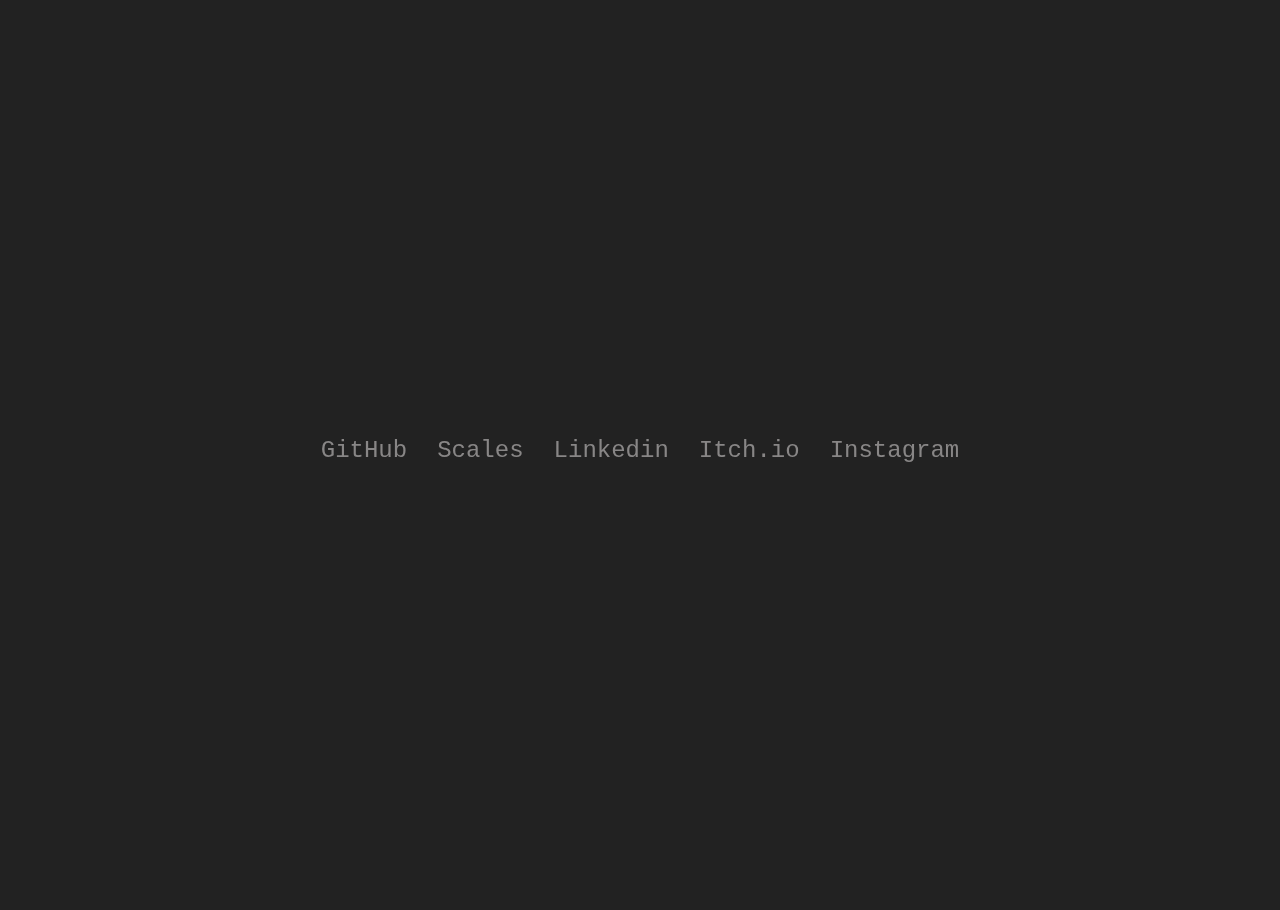
<file: index.html>
<!DOCTYPE html>
<html lang="en">
<head>
    <meta charset="UTF-8">
    <meta name="viewport" content="width=device-width, initial-scale=1.0">
    <title>Snake Game</title>
    <link rel="stylesheet" href="SimpleWebsite.css">
</head>
<body>
    <canvas id="gameCanvas"></canvas>
    <div id="overlay">
        <div class="main">
            
                <a class="links" id="github" href="https://www.github.com/connortway">GitHub </a>
                <a class="links" id="dots" href="dots.html">Scales</a>
            
                <a class="links" id="linkedin" href="https://www.linkedin.com/in/william-tway-90895a2b3/">Linkedin</a> 

            
                <a class="links" id="itch" href="https://wyabill.itch.io">Itch.io</a>
                <a class="links" id="instagram" href="https://www.instagram.com/connortway/embed/">Instagram </a>
                   
            
        </div>
    </div>
    <script src="SimpleWebsite.js"></script>
</body>
</html>
</file>
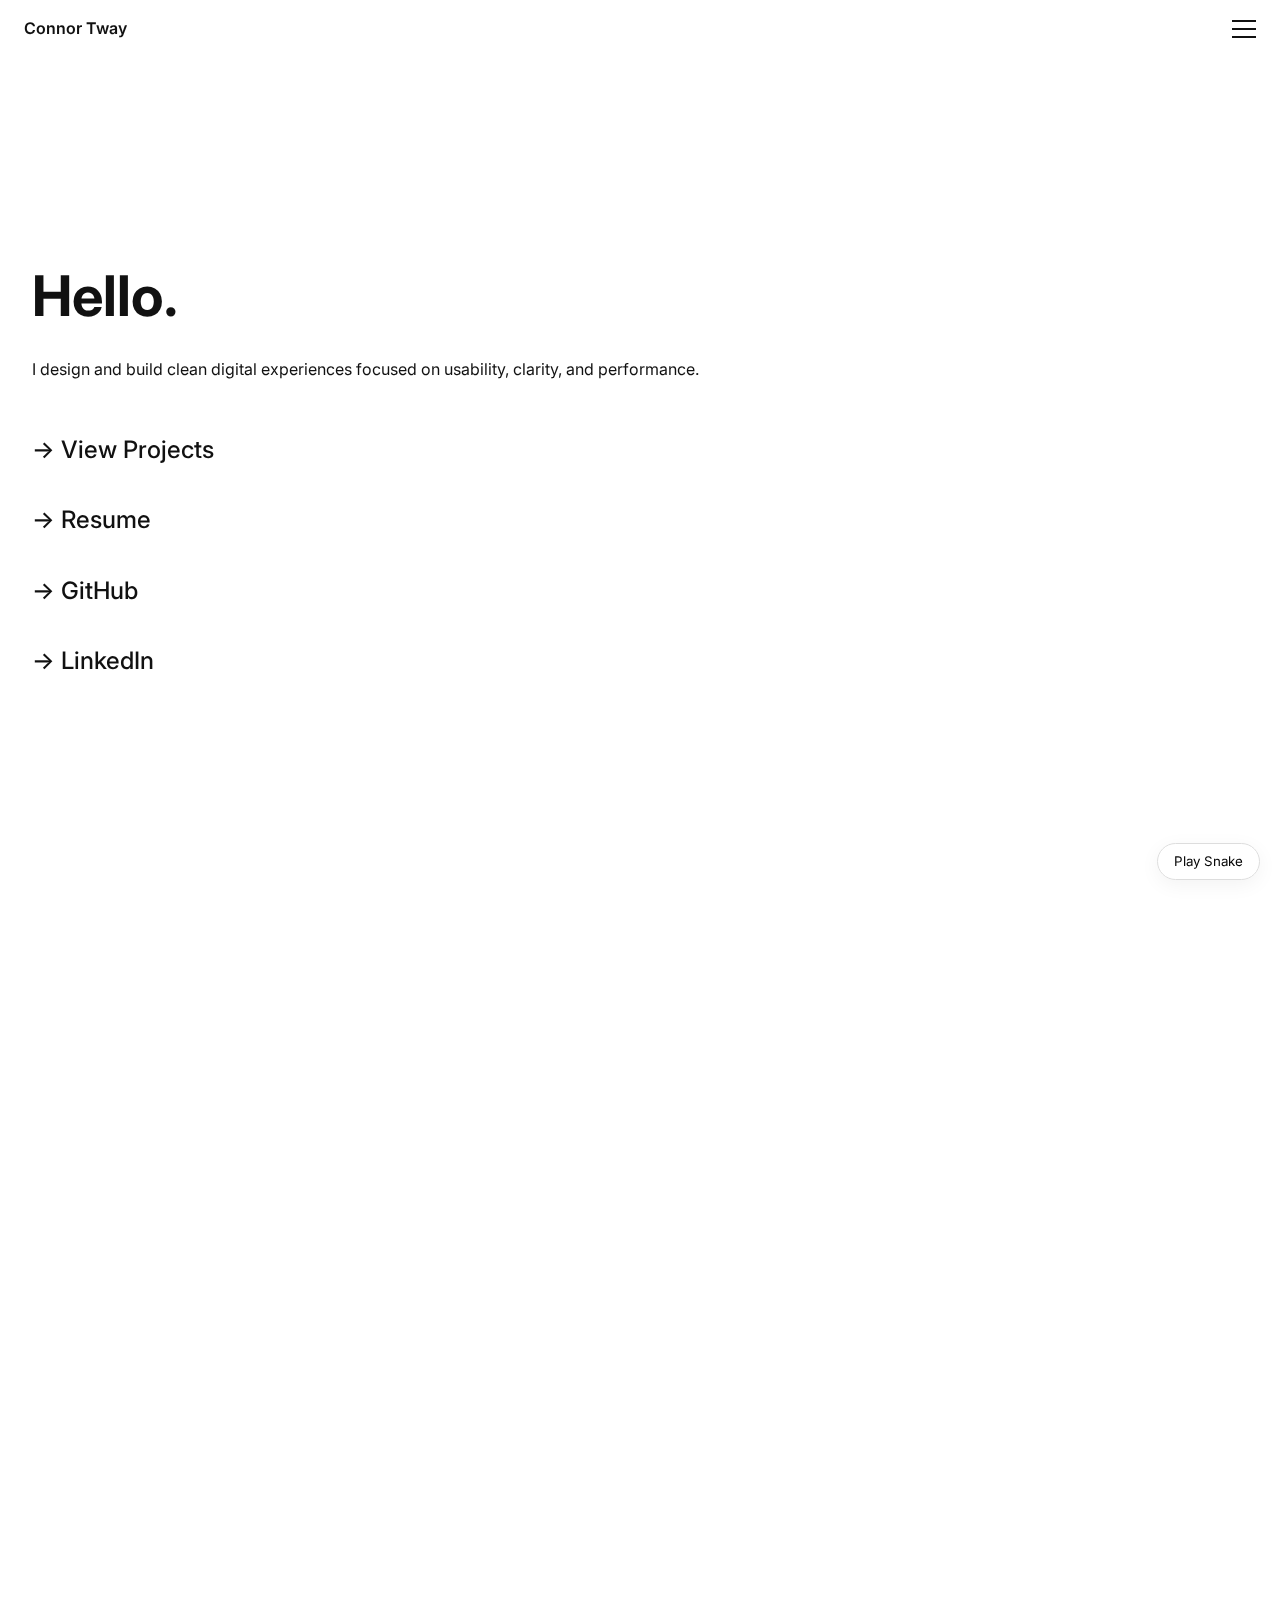
<file: cleanPersonalPage/index.html>
<!DOCTYPE html>
<html lang="en">
<head>
  <meta charset="UTF-8" />
  <meta name="viewport" content="width=device-width, initial-scale=1.0" />
  <title>Connor Tway</title>

  <link rel="stylesheet" href="styles.css" />
  <link href="https://fonts.googleapis.com/css2?family=Inter:wght@400;500;600;700&display=swap" rel="stylesheet">
</head>

<body>

  <!-- Snake Background -->
  <canvas id="snakeCanvas"></canvas>
  <button id="snakeToggle">Play Snake</button>

  <!-- Navigation -->
  <nav class="nav">
    <a href="index.html" class="logo">Connor Tway</a>
    <div class="hamburger" id="hamburger">
      <span></span>
      <span></span>
      <span></span>
    </div>
  </nav>

  <div class="menu" id="menu">
    <a href="#home">Home</a>
    <a href="#work">Work</a>
    <a href="#about">About</a>
    <a href="#contact">Contact</a>
  </div>

  <!-- Sections -->
  <section id="home">
    <h1 class="reveal">Hello.</h1>
    <p class="reveal">
      I design and build clean digital experiences focused on usability, clarity, and performance.
    </p>

    <div class="links">
      <div class="link-card reveal"><a href="#work" style="text-decoration: none; color: inherit;">→ View Projects</a></div>
      <div class="link-card reveal"><a href="resume.html" style="text-decoration: none; color: inherit;">→ Resume</a></div>
      <div class="link-card reveal"><a href="https://github.com/connortway" style="text-decoration: none; color: inherit;">→ GitHub</a></div>
      <div class="link-card reveal"><a href="https://www.linkedin.com/in/william-tway-90895a2b3/" style="text-decoration: none; color: inherit;">→ LinkedIn</a></div>
    </div>
  </section>

  <section id="work">
    <h2 class="reveal">Selected Work</h2>
    <p class="reveal">A collection of personal and university projects.</p>
  
    <div class="projects-grid reveal">
      <a href="herbarium.html" class="project-card">
        <img src="images/herbarium_cover.png" alt="Project 1">
      </a>
  
      <a href="dots/dots.html" class="project-card">
        <img src="images/dots_poster.jpg" alt="Project 2">
      </a>
  
      <a href="chefai.html" class="project-card">
        <img src="images/chefai_cover.jpg" alt="Project 3">
      </a>
  
      <a href="guitarsales.html" class="project-card">
        <img src="images/colab_cover.jpg" alt="Project 4">
      </a>
    </div>
  </section>

  <section id="about">
    <h2 class="reveal">About</h2>
    <p class="reveal">Hi, I'm Connor, I’m a developer focused on building clean, usable software and interactive web experiences. I studied computer science at Pace University, where I developed a strong foundation in software engineering and problem solving. My projects explore the balance between engineering and design, with an emphasis on simplicity, performance, and thoughtful interaction.</p>
  </section>

  <section id="contact">
    <h2 class="reveal">Contact</h2>
    <p class="reveal">Feel free to reach out, lets build something great.</p>
    <div class="reveal"><a href="twayconnor@gmail.com" style="text-decoration: none; color: inherit;">twayconnor@gmail.com</a></div>
    <div class="reveal"><a href="https://www.instagram.com/connortway/" style="text-decoration: none; color: inherit;">Instagram</a></div>


  </section>

  <script src="main.js"></script>
</body>
</html>
</file>
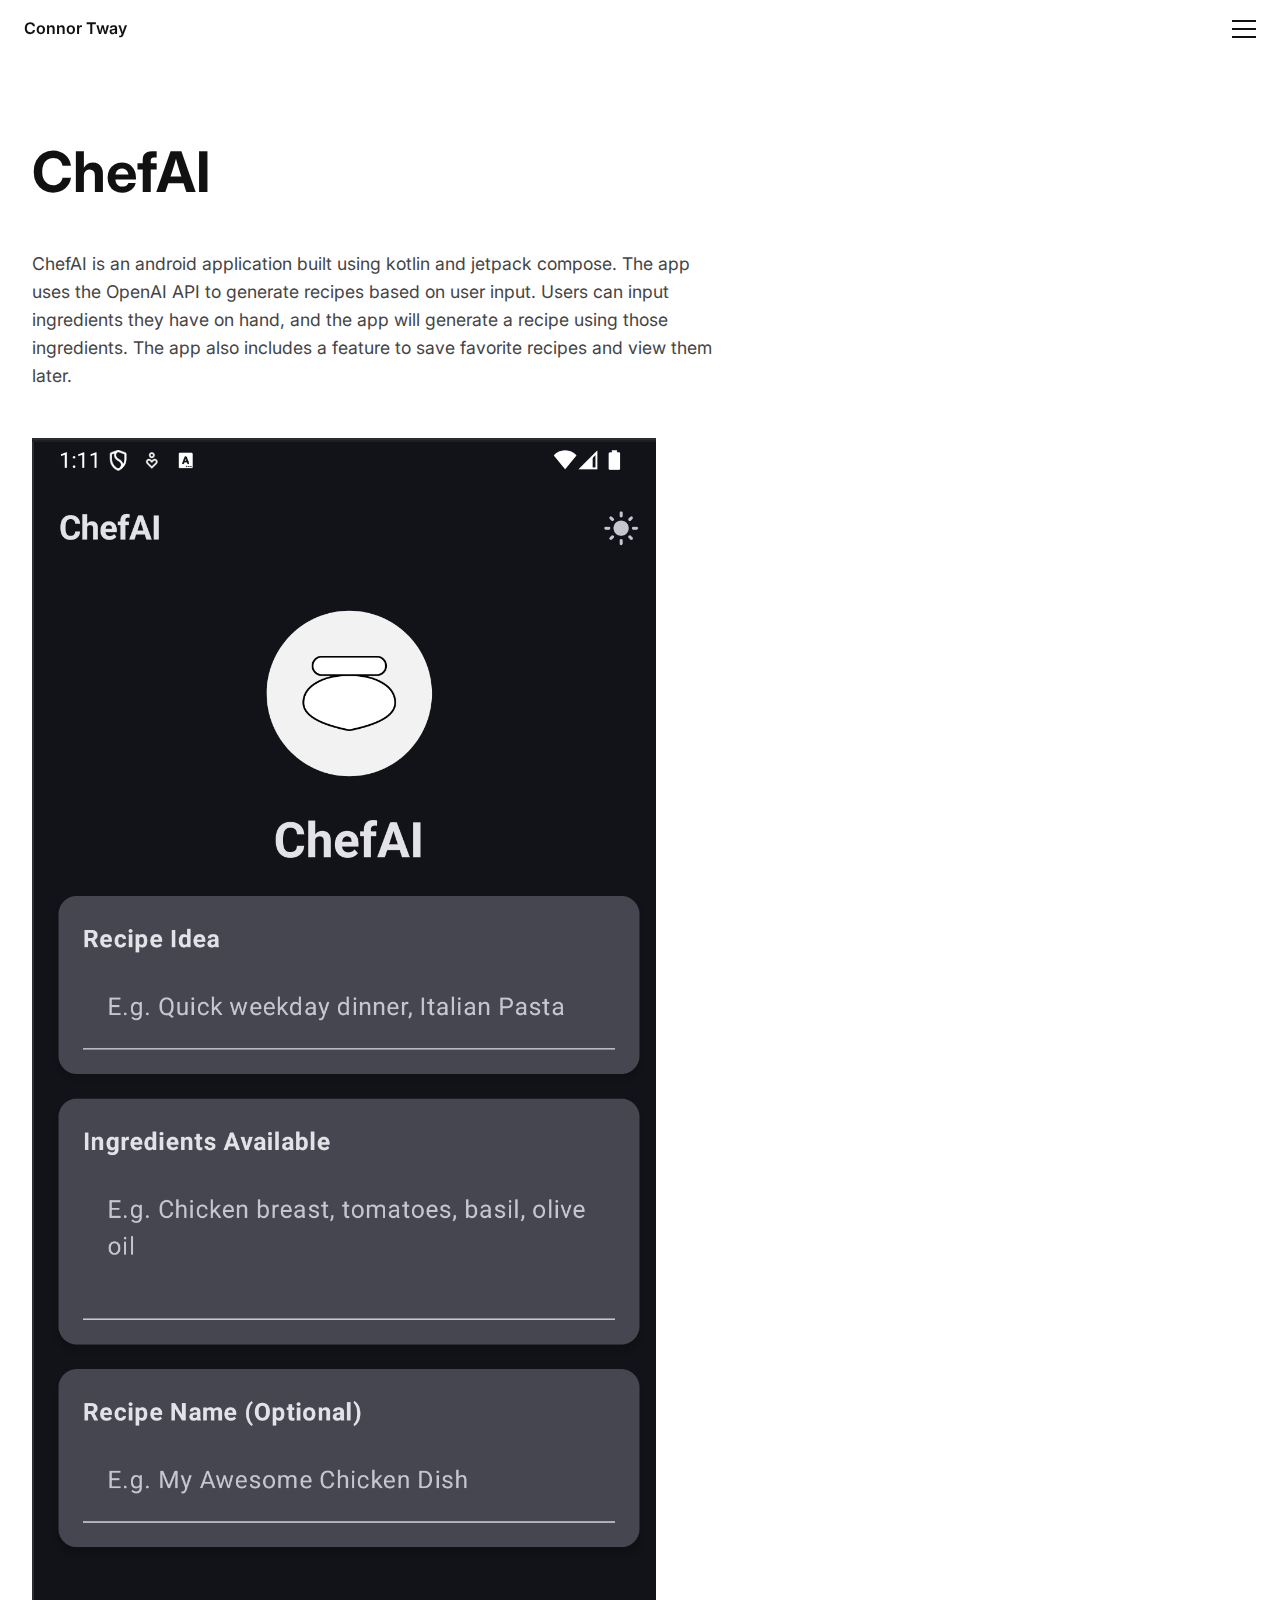
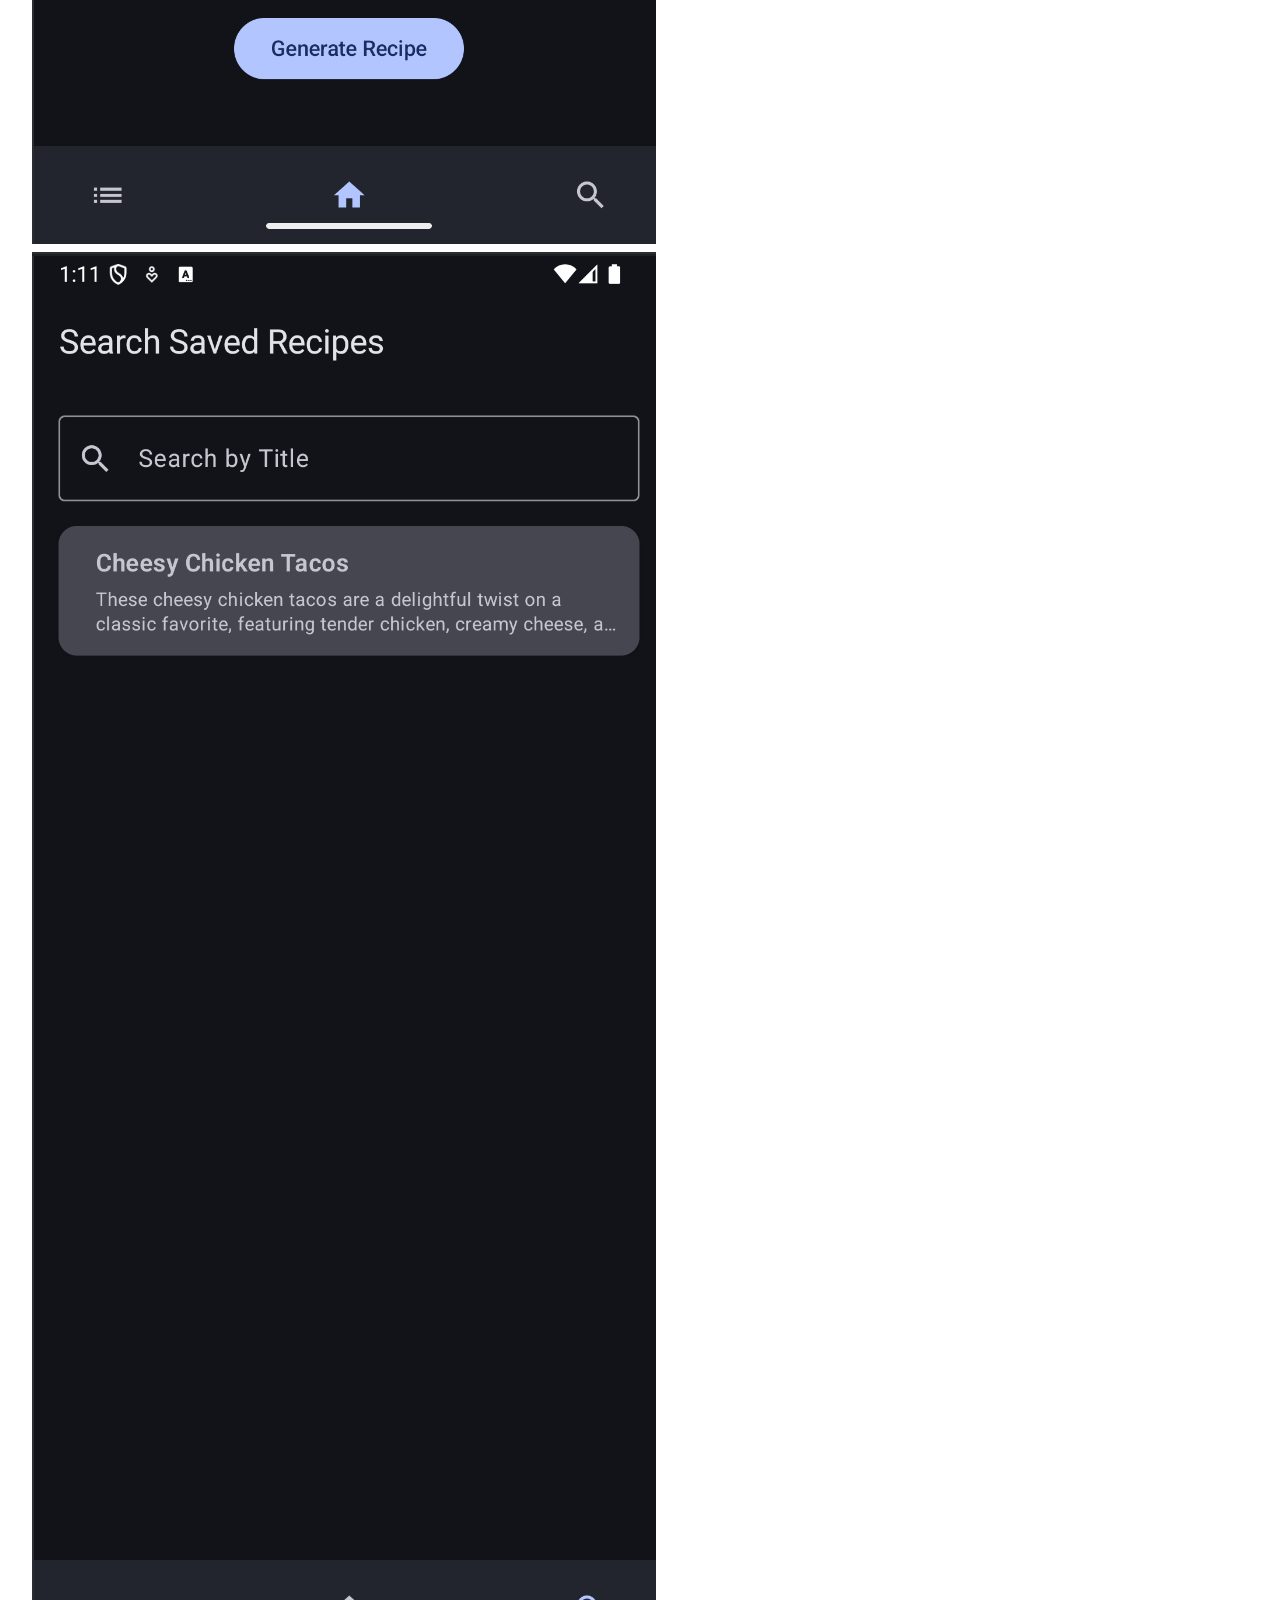
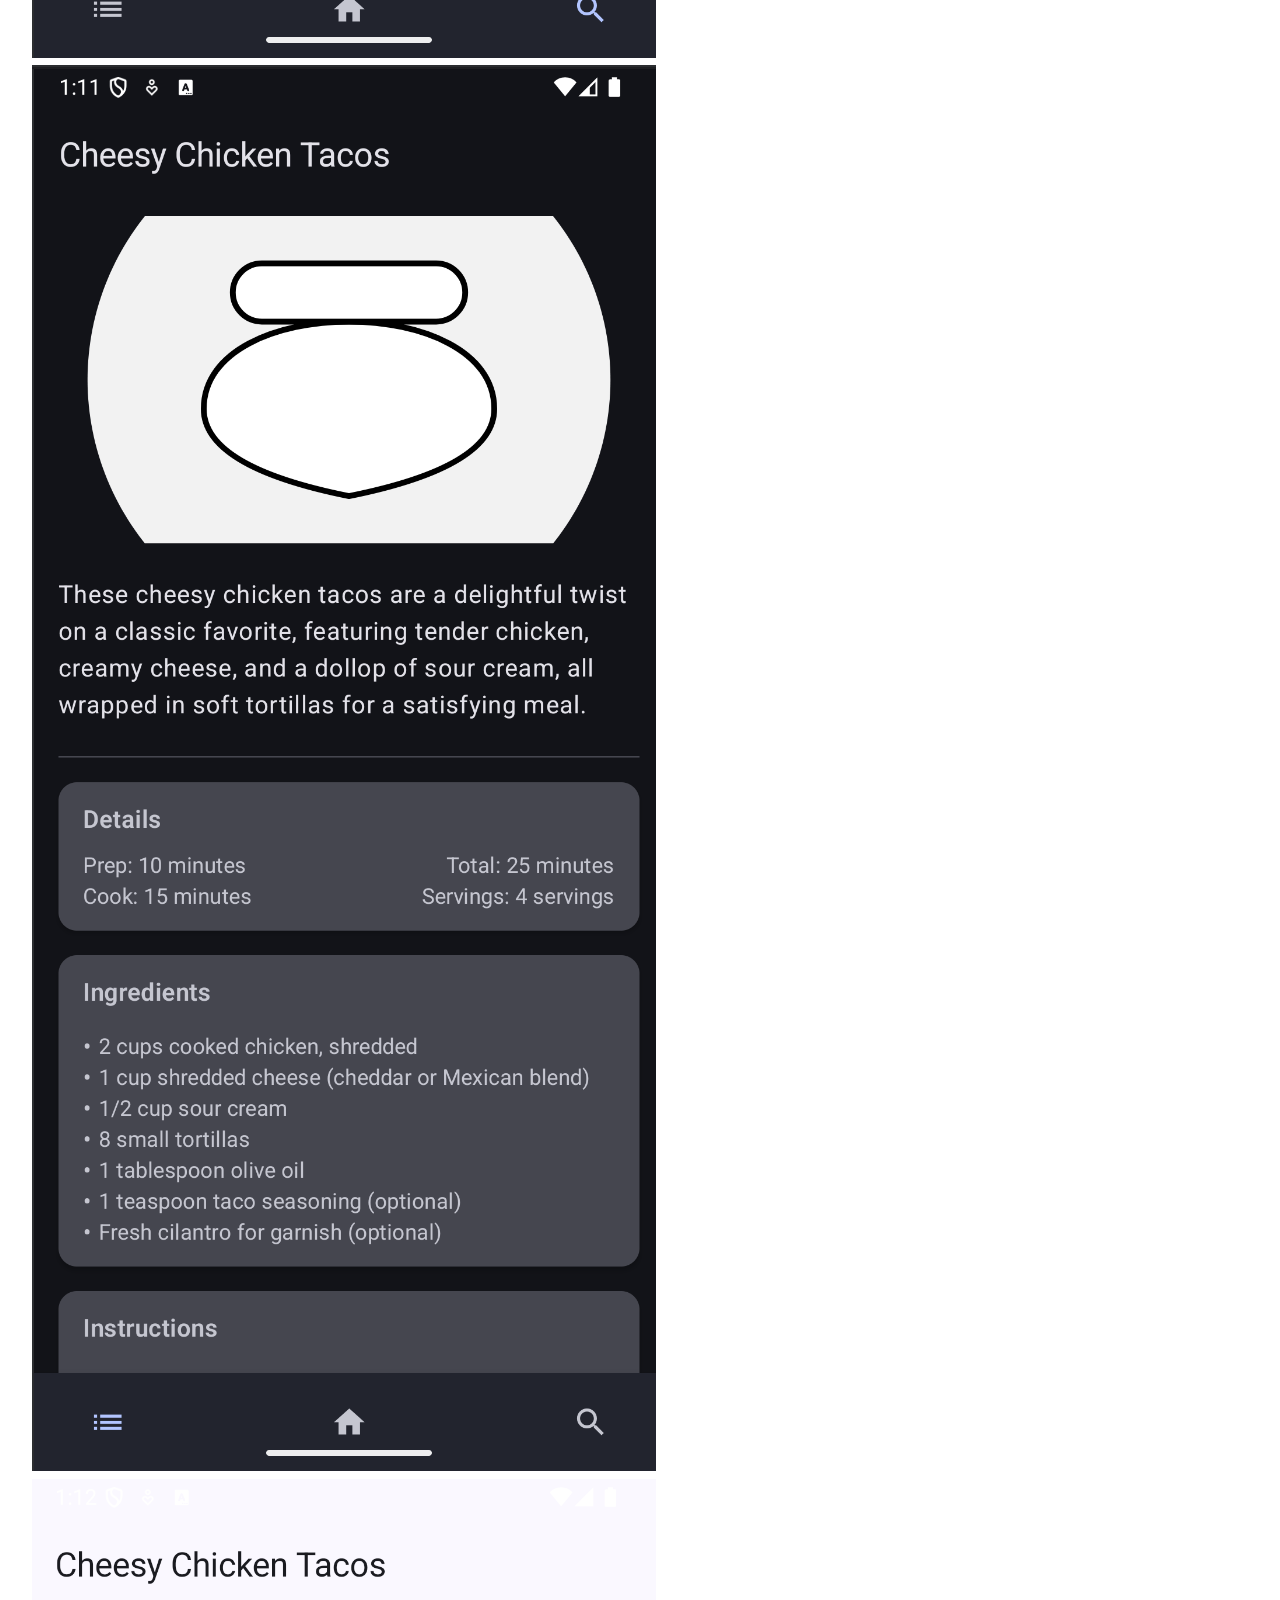
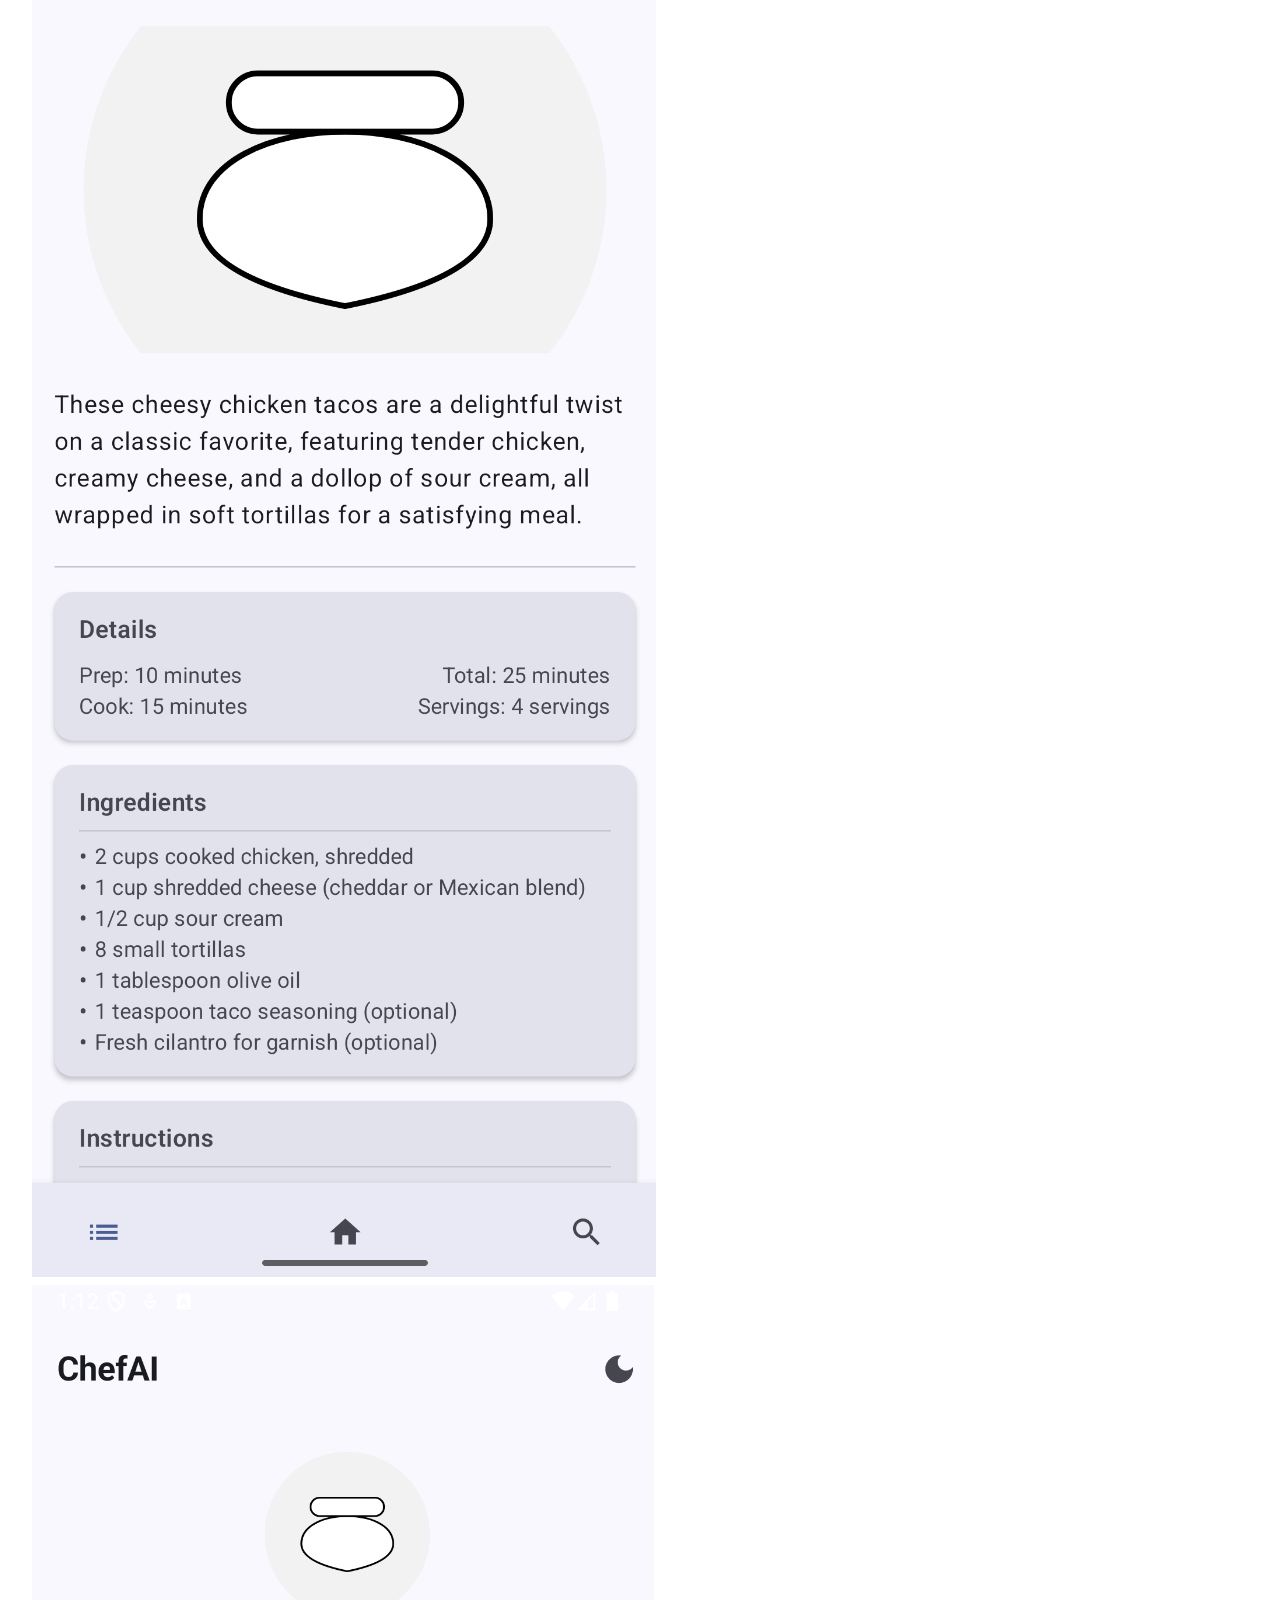
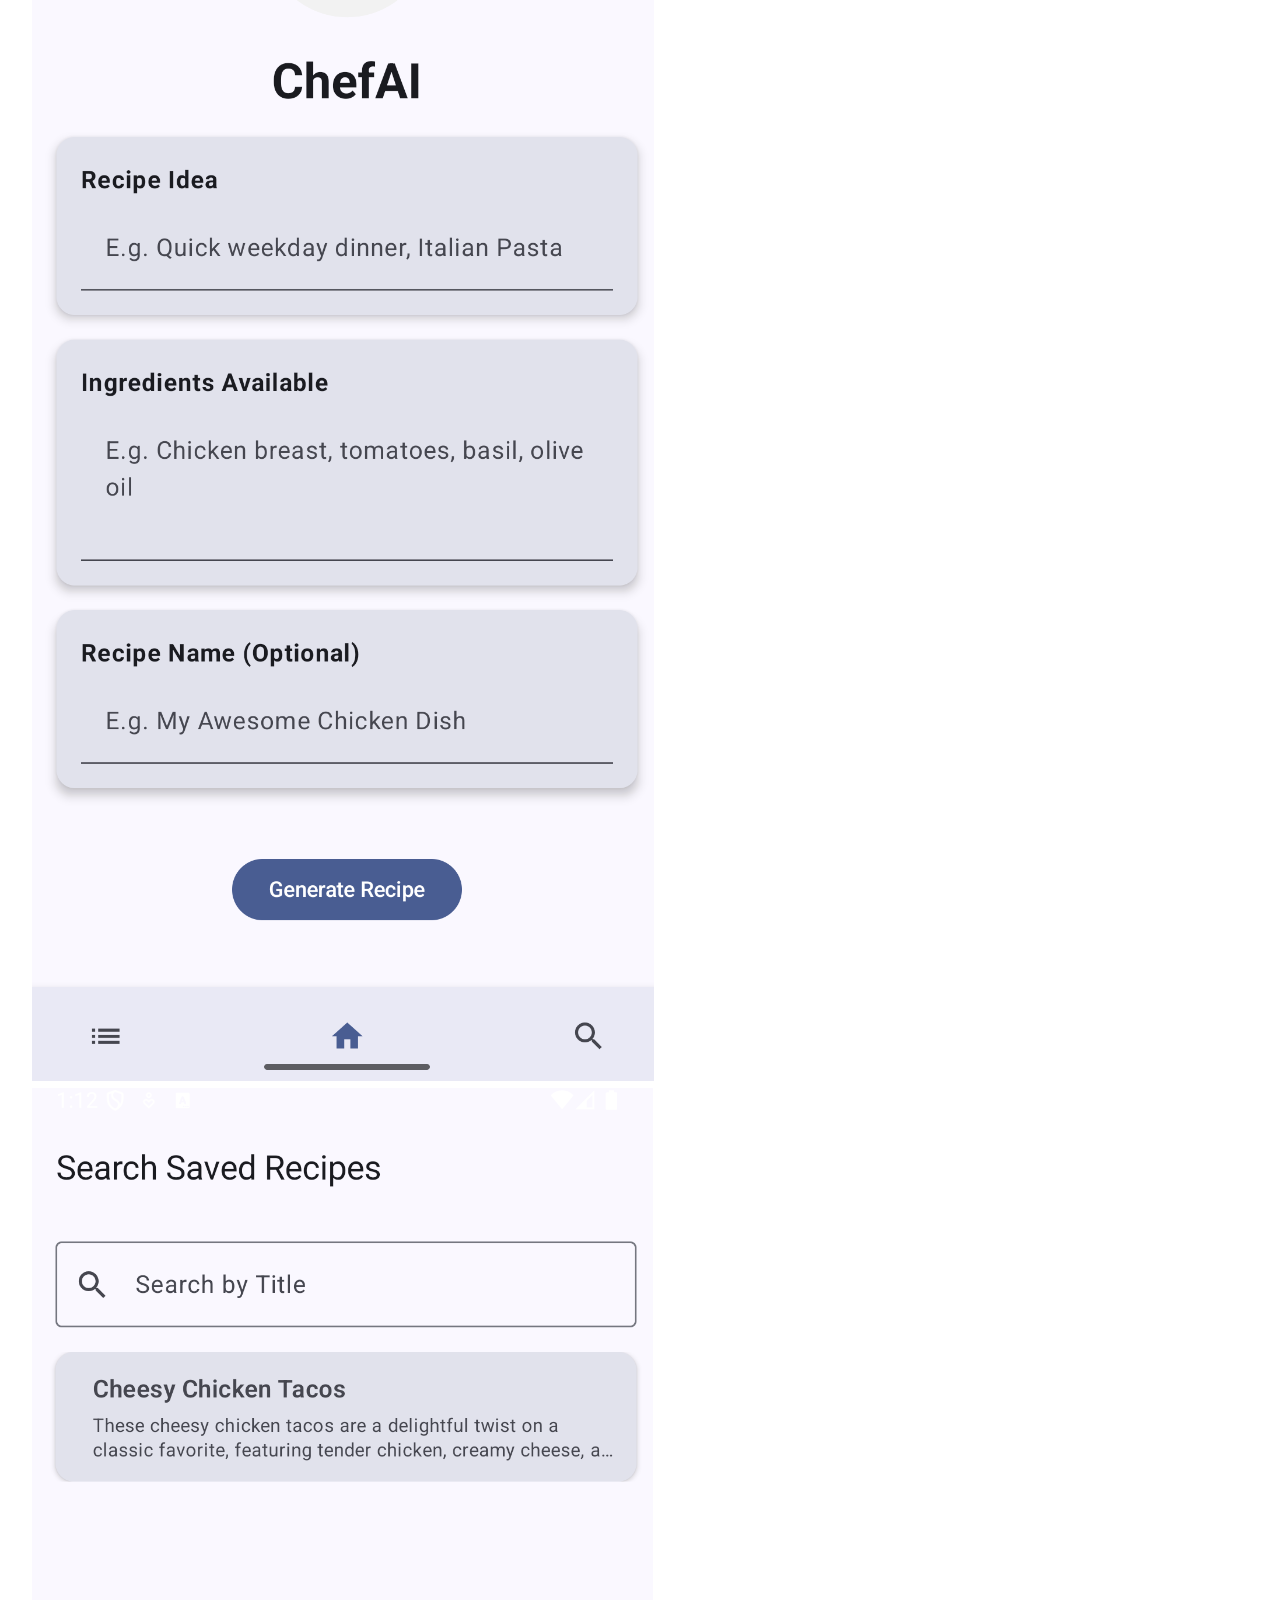
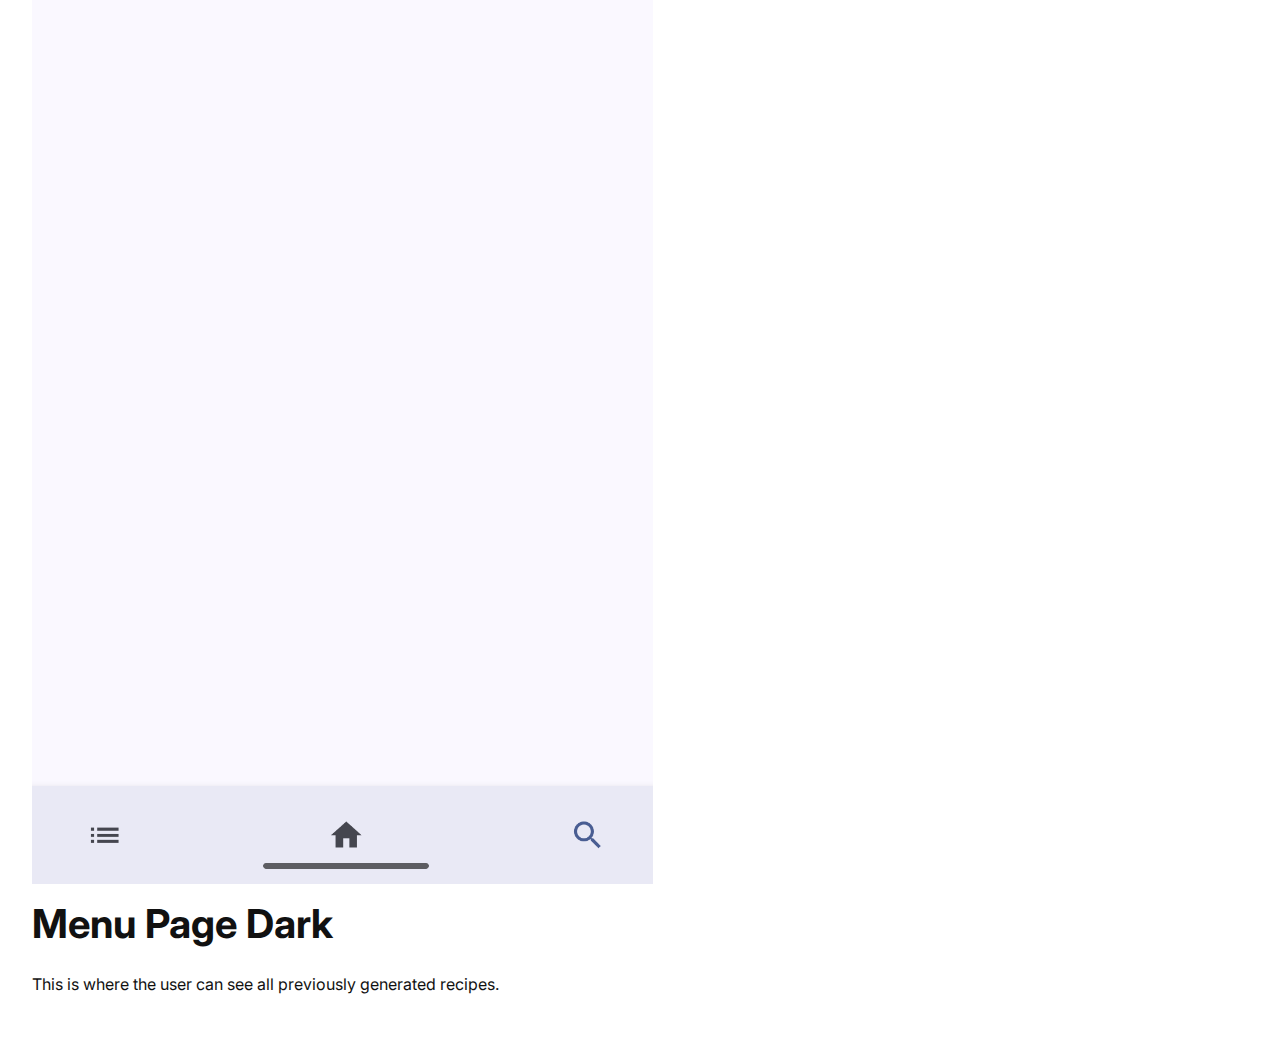
<file: chefai.html>
<!DOCTYPE html>
<html lang="en">
<head>
  <meta charset="UTF-8">
  <meta name="viewport" content="width=device-width, initial-scale=1.0">
  <title>ChefAI</title>

  <link rel="stylesheet" href="styles.css">
  <link href="https://fonts.googleapis.com/css2?family=Inter:wght@400;500;600;700&display=swap" rel="stylesheet">
</head>

<body>

<nav class="nav">
  <a href="index.html#work" class="logo">Connor Tway</a>
  <div class="hamburger" id="hamburger">
    <span></span>
    <span></span>
    <span></span>
  </div>
</nav>

<div class="menu" id="menu">
  <a href="index.html">Home</a>
  <a href="index.html#work">Work</a>
  <a href="index.html#about">About</a>
  <a href="index.html#contact">Contact</a>
</div>

<section>
  <h1>ChefAI</h1>
  <p class="project-description">
    ChefAI is an android application built using kotlin and jetpack compose. The app uses the OpenAI API to generate recipes based on user input. Users can input ingredients they have on hand, and the app will generate a recipe using those ingredients. The app also includes a feature to save favorite recipes and view them later.
  </p>

  <div class="carousel-wrapper">
    <div class="carousel-container">
      <div class="slides-track">
        <!-- Add text data directly to the HTML using data-* attributes -->
        <div class="slide prev" data-index="0" 
             data-title="Home Page Dark" 
             data-text="This is where the user can enter an idea or style for their recipe, ingredients they already have, and a name for the recipe.">
          <img src="images/chefai/chefai_dark_home.png" alt="Landscape">
        </div>
        
        <div class="slide active" data-index="1" 
             data-title="Menu Page Dark" 
             data-text="This is where the user can see all previously generated recipes.">
          <img src="images/chefai/chefai_dark_menu.png" alt="Portrait">
        </div>
        
        <div class="slide next" data-index="2" 
             data-title="Recipe Page Dark" 
             data-text="Recipe details, instructions, and ingredients are displayed on this page.  ">
          <img src="images/chefai/chefai_dark_desc.png" alt="Landscape 2">
        </div>
        
        <div class="slide" data-index="3" 
             data-title="Recipe Page Light" 
             data-text="Recipe details, instructions, and ingredients are displayed on this page.  ">
          <img src="images/chefai/chefai_light_desc.png" alt="Portrait 2">
        </div>
        <div class="slide" data-index="4" 
            data-title="Home Page Light" 
            data-text="This is where the user can enter an idea or style for their recipe, ingredients they already have, and a name for the recipe.">
          <img src="images/chefai/chefai_light_home.png" alt="Portrait 2">
        </div>
        <div class="slide" data-index="5" 
            data-title="Menu Page Light" 
            data-text="This is where the user can see all previously generated recipes.">
          <img src="images/chefai/chefai_light_menu.png" alt="Portrait 2">
        </div>
      </div>
      
      <div class="carousel-indicators">
        <span class="dot" data-index="0"></span>
        <span class="dot active" data-index="1"></span>
        <span class="dot" data-index="2"></span>
        <span class="dot" data-index="3"></span>
        <span class="dot" data-index="4"></span>
        <span class="dot" data-index="5"></span>
      </div>
    </div>
  
    <div class="carousel-info">
      <!-- Changed these from IDs to Classes -->
      <h2 class="info-title">Title will load here</h2>
      <p class="info-text">Description will load here.</p>
    </div>
  </div>
</section>

<script src="projects.js"></script>
</body>
</html>
</file>
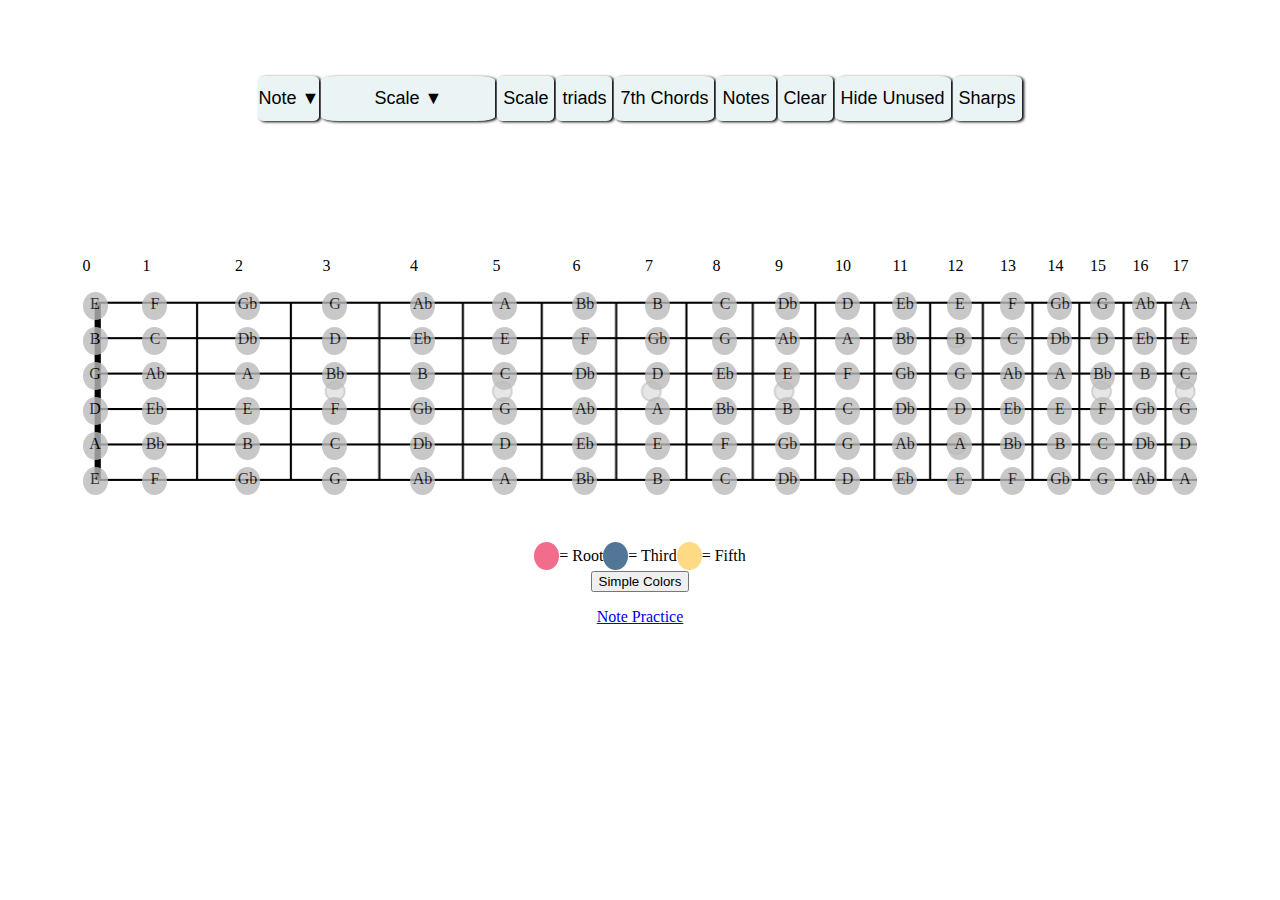
<file: dots.html>
<!DOCTYPE html>
<html lang="en">
<head>
    <meta charset="UTF-8">
    <meta name="viewport" content="width=device-width, initial-scale=1.0">
    <title>Dots</title>
    <link rel="stylesheet" href="dots.css">
    <script src="dots.js"></script>
</head>
<body>
    
    <div class="ui" id="ui">

        <select class="list" id="note">
            <option value="null" selected disabled hidden>Note ▼</option>
            <option>A</option>
            <option>Bb</option>
            <option>B</option>
            <option>C</option>
            <option>Db</option>
            <option>D</option>
            <option>Eb</option>
            <option>E</option>
            <option>F</option>
            <option>Gb</option>
            <option>G</option>
            <option>Ab</option>
        </select>


        <select class="list" id="scale">
            <option value="null" selected disabled hidden>Scale ▼</option>
            <option value="major">Major/Ionian</option>
            <option value="minor">Natural Minor/Aeolian</option>
            <option value="harmonicMinor">Harmonic Minor</option>
            <option value="melodicMinor">Melodic Minor</option>
            <option value="dorian">Dorian</option>
            <option value="phrygian">Phrygian</option>
            <option value="phrygianDominant">Phrygian Dominant</option>
            <option value="lydian">Lydian</option>
            <option value="mixolydian">Mixolydian</option>
            <option value="locrian">Locrian</option>
            <option value="minorPentatonic">Minor Pentatonic</option>
            <option value="majorPentatonic">Major Pentatonic</option>
            <option value="minorBlues">Minor Blues</option>
            <option value="majorBlues">Major Blues</option>
        </select>

        <button id="scaleButton" onclick="scales(document.getElementById('note'), document.getElementById('scale'));">Scale</button>
        <button id="triadButton" onclick="triads(document.getElementById('note'), document.getElementById('scale'))">triads</button>
        <button id="seventhButton" onclick="Seventh(document.getElementById('note'), document.getElementById('scale'))">7th Chords</button>
        <button id="notesButton" onclick="notes(document.getElementById('note'))">Notes</button>
        <button id="clear" onclick="(clean('rgb(187, 187, 187)'))">Clear</button>
        
        <button id="toggler" onclick="toggler()">Hide Unused</button>
        <button id="sharps" onclick="sharps()">Sharps</button>
        <br>
        
    </div>
    <div class="ui2" id="ui2">
        <div class="temp"></div>
    </div>
    <!-- <button id="newScale" onclick="newScale(document.getElementById('ui'))">add</button> -->
    <br>

    <div id="listScaleDiv">
        
        <p id="listScale"> </p>
    
    </div>
 

<div class="neck">
    <div class="grid">

        <!-- frets -->
        <span class="frets">0</span>
        <span class="frets">1</span>
        <span class="frets">2</span>
        <span class="frets">3</span>
        <span class="frets">4</span>
        <span class="frets">5</span>
        <span class="frets">6</span>
        <span class="frets">7</span>
        <span class="frets">8</span>
        <span class="frets">9</span>
        <span class="frets">10</span>
        <span class="frets">11</span>
        <span class="frets">12</span>
        <span class="frets">13</span>
        <span class="frets">14</span>
        <span class="frets">15</span>
        <span class="frets">16</span>
        <span class="frets">17</span>
        
        

        
        <!-- 1st String (E) -->
        <span class="dot E" id="0,0">E</span>
        <span class="dot F" id="0,1">F</span>
        <span class="dot Gb" id="0,2">Gb</span>
        <span class="dot G" id="0,3">G</span>
        <span class="dot Ab" id="0,4">Ab</span>
        <span class="dot A" id="0,5">A</span>
        <span class="dot Bb" id="0,6">Bb</span>
        <span class="dot B" id="0,7">B</span>
        <span class="dot C" id="0,8">C</span>
        <span class="dot Db" id="0,9">Db</span>
        <span class="dot D" id="0,10">D</span>
        <span class="dot Eb" id="0,11">Eb</span>
        <span class="dot E" id="0,12">E</span>
        <span class="dot F" id="0,13">F</span>
        <span class="dot Gb" id="0,14">Gb</span>
        <span class="dot G" id="0,15">G</span>
        <span class="dot Ab" id="0,16">Ab</span>
        <span class="dot A" id="0,17">A</span>
        
    
        <!-- 2nd String (B) -->
        <span class="dot B" id="1,0">B</span>
        <span class="dot C" id="1,1">C</span>
        <span class="dot Db" id="1,2">Db</span>
        <span class="dot D" id="1,3">D</span>
        <span class="dot Eb" id="1,4">Eb</span>
        <span class="dot E" id="1,5">E</span>
        <span class="dot F" id="1,6">F</span>
        <span class="dot Gb" id="1,7">Gb</span>
        <span class="dot G" id="1,8">G</span>
        <span class="dot Ab" id="1,9">Ab</span>
        <span class="dot A" id="1,10">A</span>
        <span class="dot Bb" id="1,11">Bb</span>
        <span class="dot B" id="1,12">B</span>
        <span class="dot C" id="1,13">C</span>
        <span class="dot Db" id="1,14">Db</span>
        <span class="dot D" id="1,15">D</span>
        <span class="dot Eb" id="1,16">Eb</span>
        <span class="dot E" id="1,17">E</span>
    
        <!-- 3rd String (G) -->
        <span class="dot G" id="2,0">G</span>
        <span class="dot Ab" id="2,1">Ab</span>
        <span class="dot A" id="2,2">A</span>
        <span class="dot Bb" id="2,3">Bb</span>
        <span class="dot B" id="2,4">B</span>
        <span class="dot C" id="2,5">C</span>
        <span class="dot Db" id="2,6">Db</span>
        <span class="dot D" id="2,7">D</span>
        <span class="dot Eb" id="2,8">Eb</span>
        <span class="dot E" id="2,9">E</span>
        <span class="dot F" id="2,10">F</span>
        <span class="dot Gb" id="2,11">Gb</span>
        <span class="dot G" id="2,12">G</span>
        <span class="dot Ab" id="2,13">Ab</span>
        <span class="dot A" id="2,14">A</span>
        <span class="dot Bb" id="2,15">Bb</span>
        <span class="dot B" id="2,16">B</span>
        <span class="dot C" id="2,17">C</span>
        
    
        <!-- 4th String (D) -->
        <span class="dot D" id="3,0">D</span>
        <span class="dot Eb" id="3,1">Eb</span>
        <span class="dot E" id="3,2">E</span>
        <span class="dot F" id="3,3">F</span>
        <span class="dot Gb" id="3,4">Gb</span>
        <span class="dot G" id="3,5">G</span>
        <span class="dot Ab" id="3,6">Ab</span>
        <span class="dot A" id="3,7">A</span>
        <span class="dot Bb" id="3,8">Bb</span>
        <span class="dot B" id="3,9">B</span>
        <span class="dot C" id="3,10">C</span>
        <span class="dot Db" id="3,11">Db</span>
        <span class="dot D" id="3,12">D</span>
        <span class="dot Eb" id="3,13">Eb</span>
        <span class="dot E" id="3,14">E</span>
        <span class="dot F" id="3,15">F</span>
        <span class="dot Gb" id="3,16">Gb</span>
        <span class="dot G" id="3,17">G</span>
        
    
        <!-- 5th String (A) -->
        <span class="dot A" id="4,0">A</span>
        <span class="dot Bb" id="4,1">Bb</span>
        <span class="dot B" id="4,2">B</span>
        <span class="dot C" id="4,3">C</span>
        <span class="dot Db" id="4,4">Db</span>
        <span class="dot D" id="4,5">D</span>
        <span class="dot Eb" id="4,6">Eb</span>
        <span class="dot E" id="4,7">E</span>
        <span class="dot F" id="4,8">F</span>
        <span class="dot Gb" id="4,9">Gb</span>
        <span class="dot G" id="4,10">G</span>
        <span class="dot Ab" id="4,11">Ab</span>
        <span class="dot A" id="4,12">A</span>
        <span class="dot Bb" id="4,13">Bb</span>
        <span class="dot B" id="4,14">B</span>
        <span class="dot C" id="4,15">C</span>
        <span class="dot Db" id="4,16">Db</span>
        <span class="dot D" id="4,17">D</span>

        
    
        <!-- 6th String (E) -->
        <span class="dot E" id="5,0">E</span>
        <span class="dot F" id="5,1">F</span>
        <span class="dot Gb" id="5,2">Gb</span>
        <span class="dot G" id="5,3">G</span>
        <span class="dot Ab" id="5,4">Ab</span>
        <span class="dot A" id="5,5">A</span>
        <span class="dot Bb" id="5,6">Bb</span>
        <span class="dot B" id="5,7">B</span>
        <span class="dot C" id="5,8">C</span>
        <span class="dot Db" id="5,9">Db</span>
        <span class="dot D" id="5,10">D</span>
        <span class="dot Eb" id="5,11">Eb</span>
        <span class="dot E" id="5,12">E</span>
        <span class="dot F" id="5,13">F</span>
        <span class="dot Gb" id="5,14">Gb</span>
        <span class="dot G" id="5,15">G</span>
        <span class="dot Ab" id="5,16">Ab</span>
        <span class="dot A" id="5,17">A</span>
        
    
        
    </div>
</div>
<br>
<div id="colorKey">
    <span id="rootDot"></span> = Root
    <span id="thirdDot"></span> = Third
    <span id="fifthDot"></span> = Fifth
    <button onclick="simpleColors()">Simple Colors</button>
   
</div>
<a id="colorKey" href="NotePractice.html">Note Practice</a>


<!-- <button onclick="decode(document.getElementById('scale'));"></button> -->
</body>
</html>
</file>
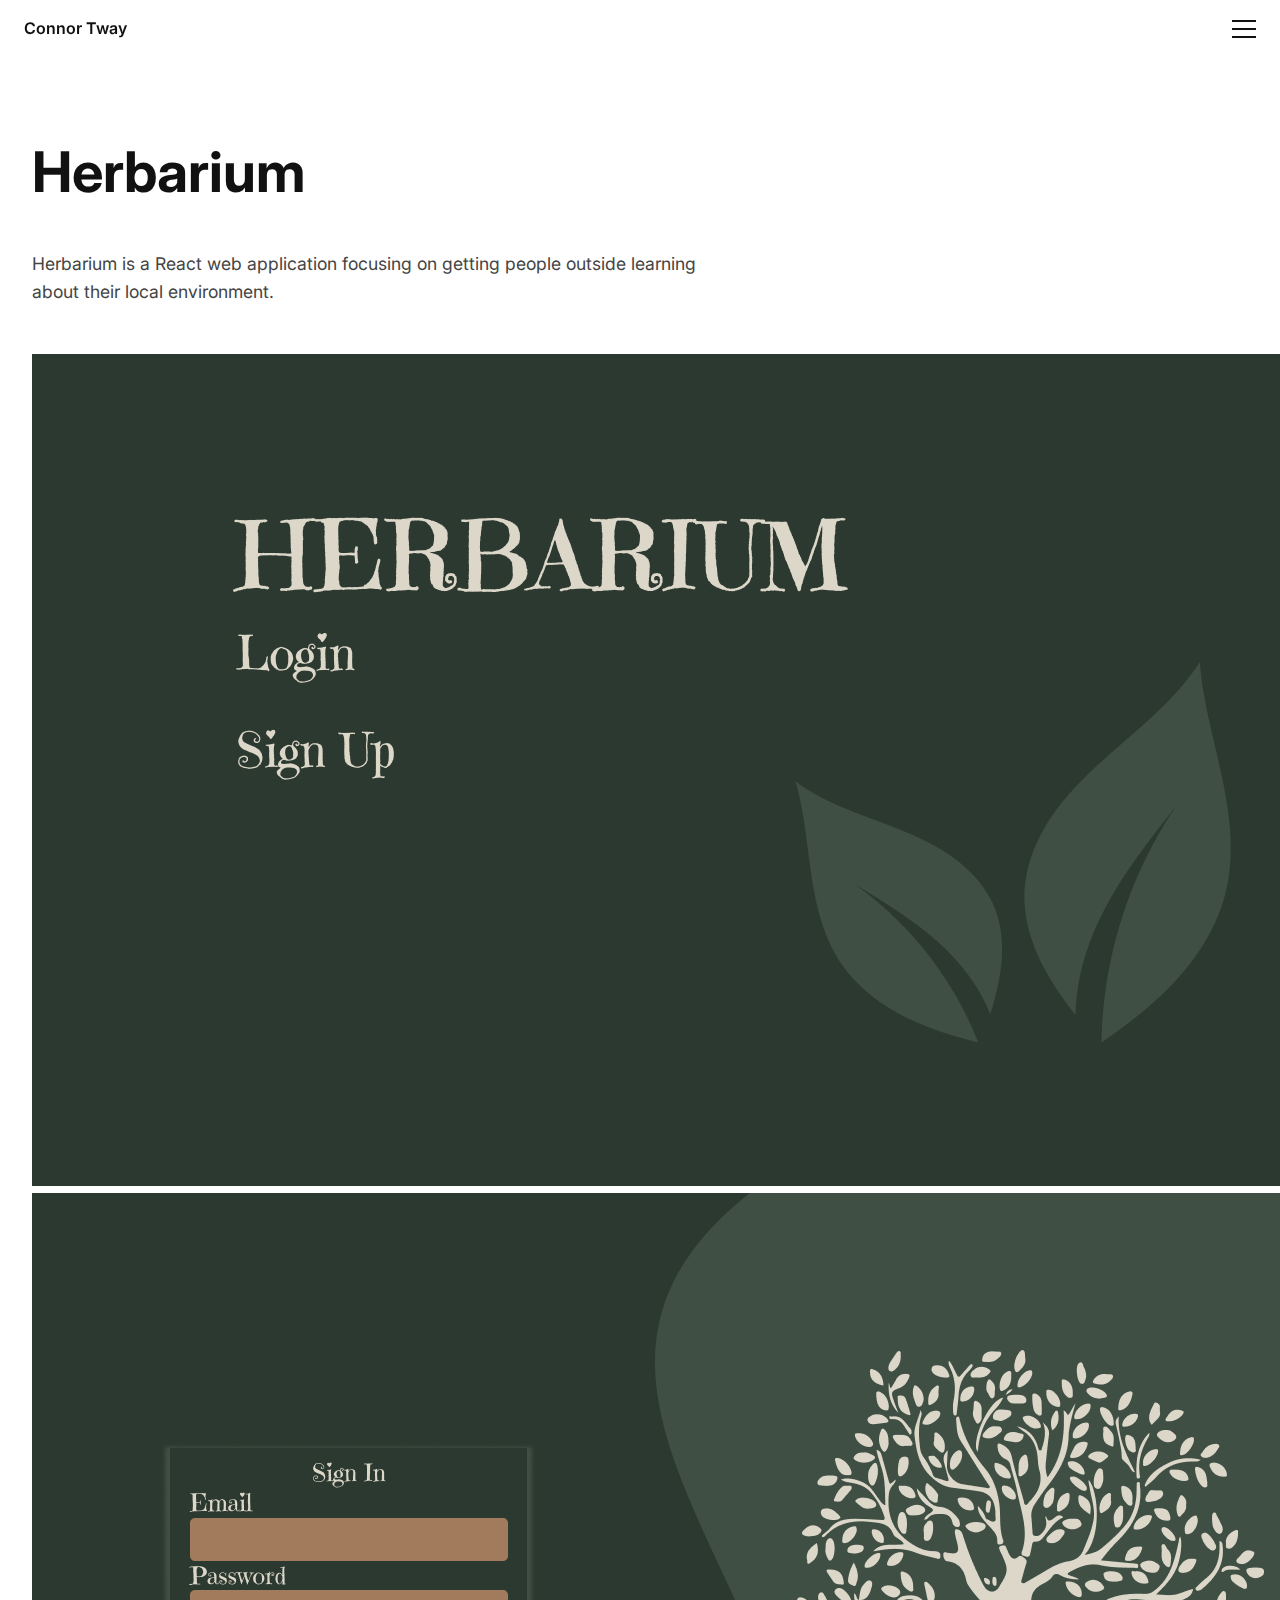
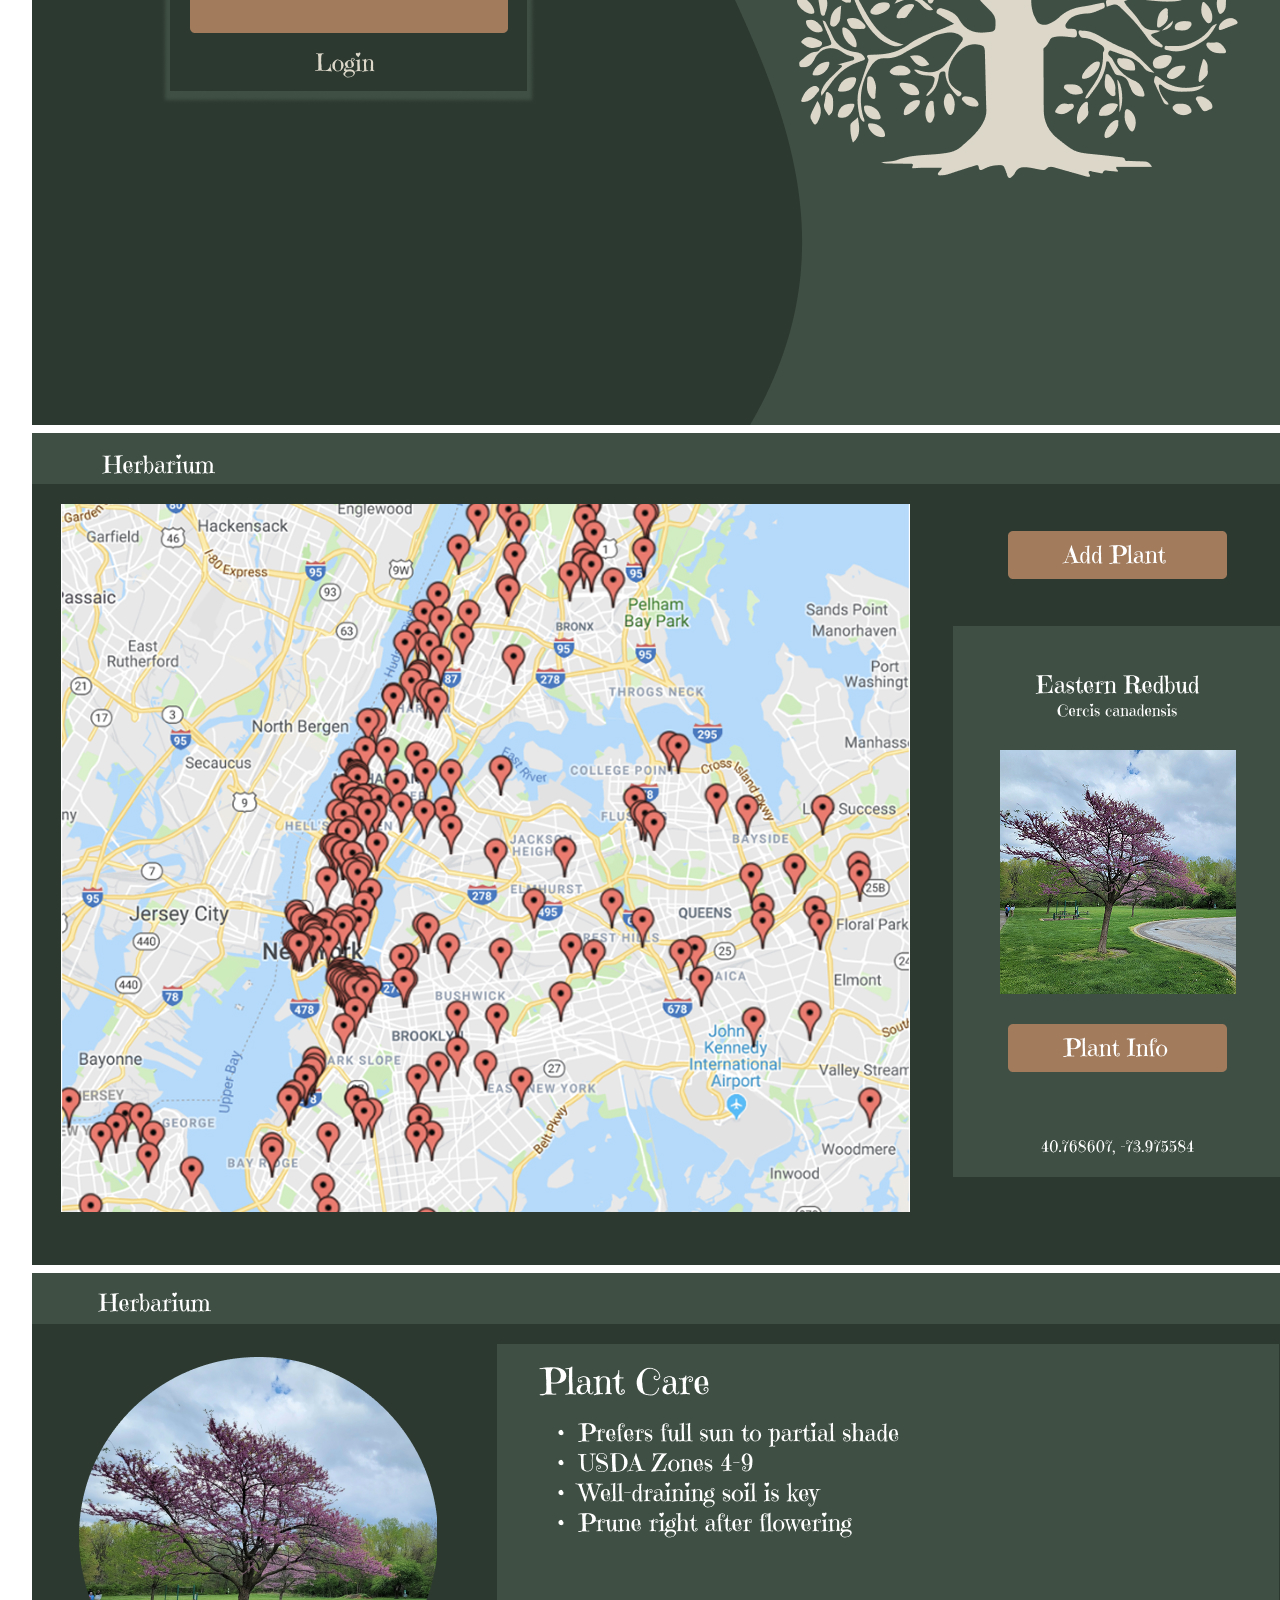
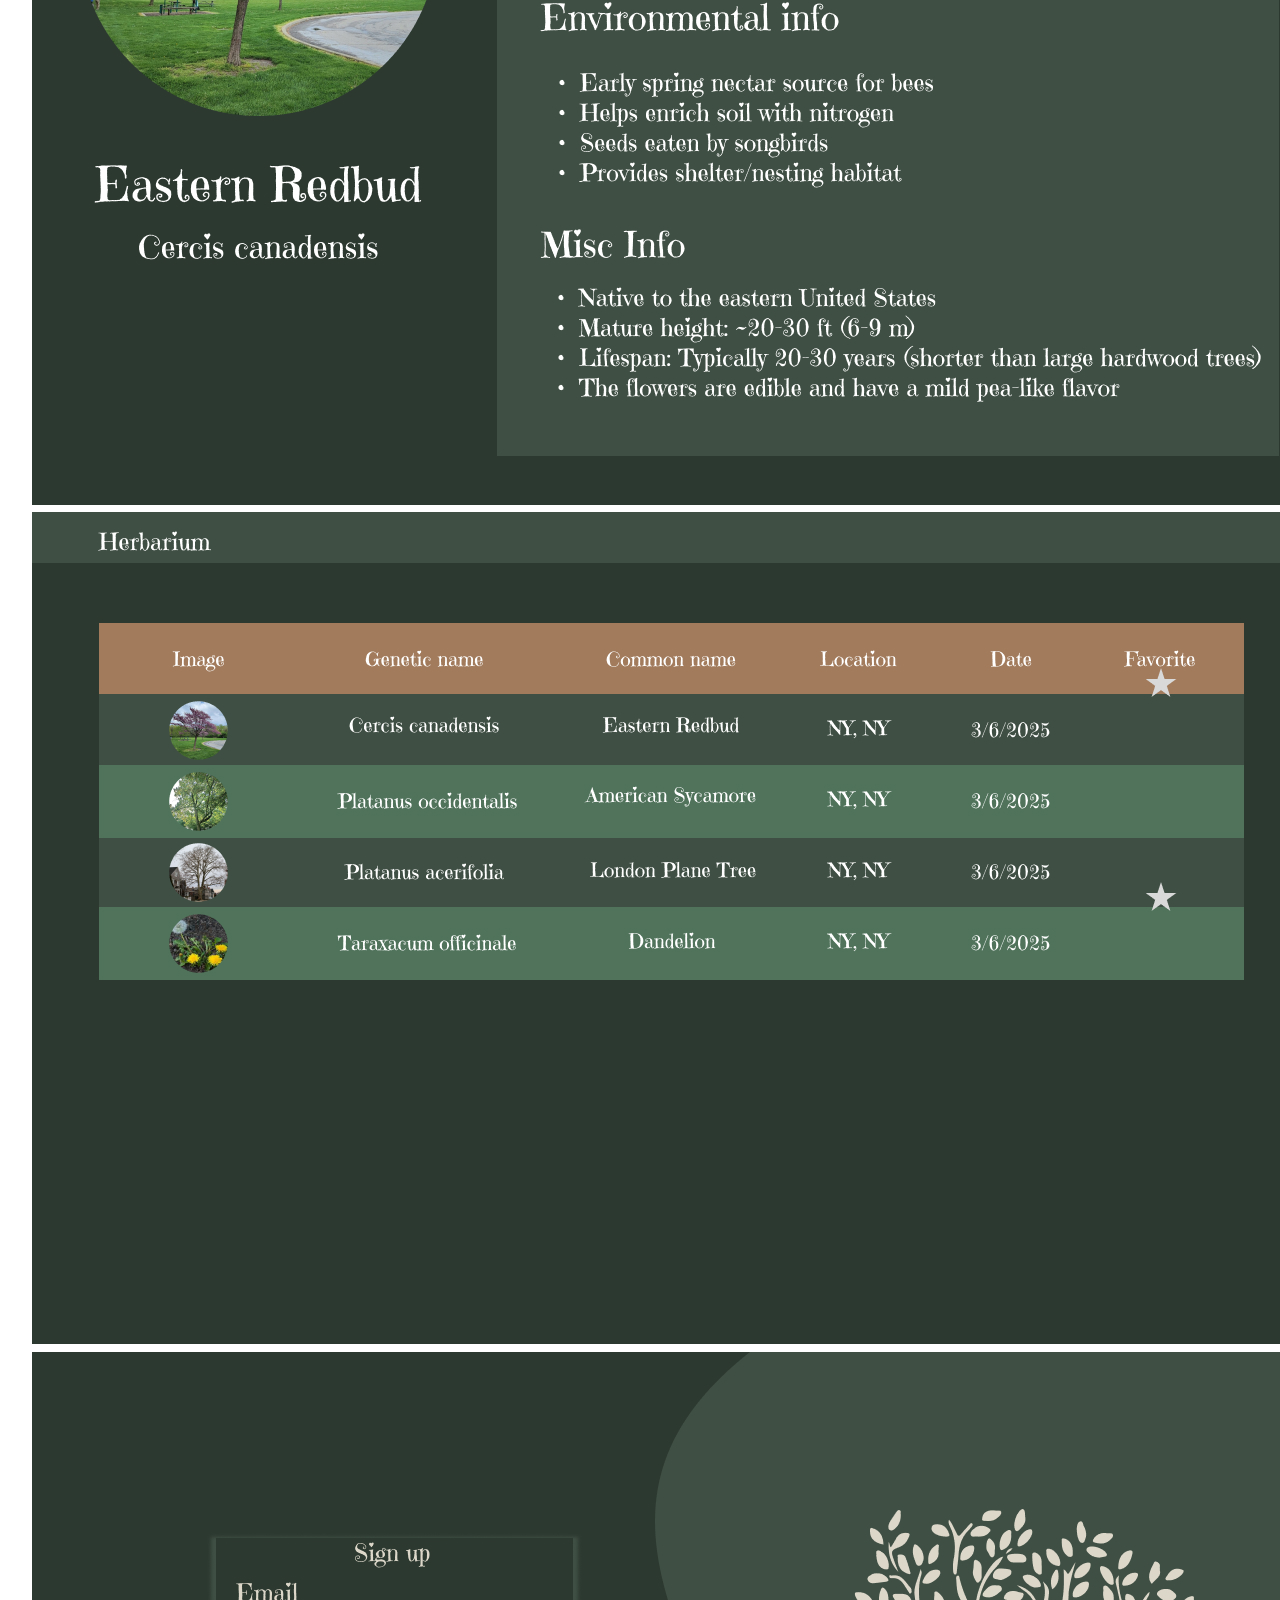
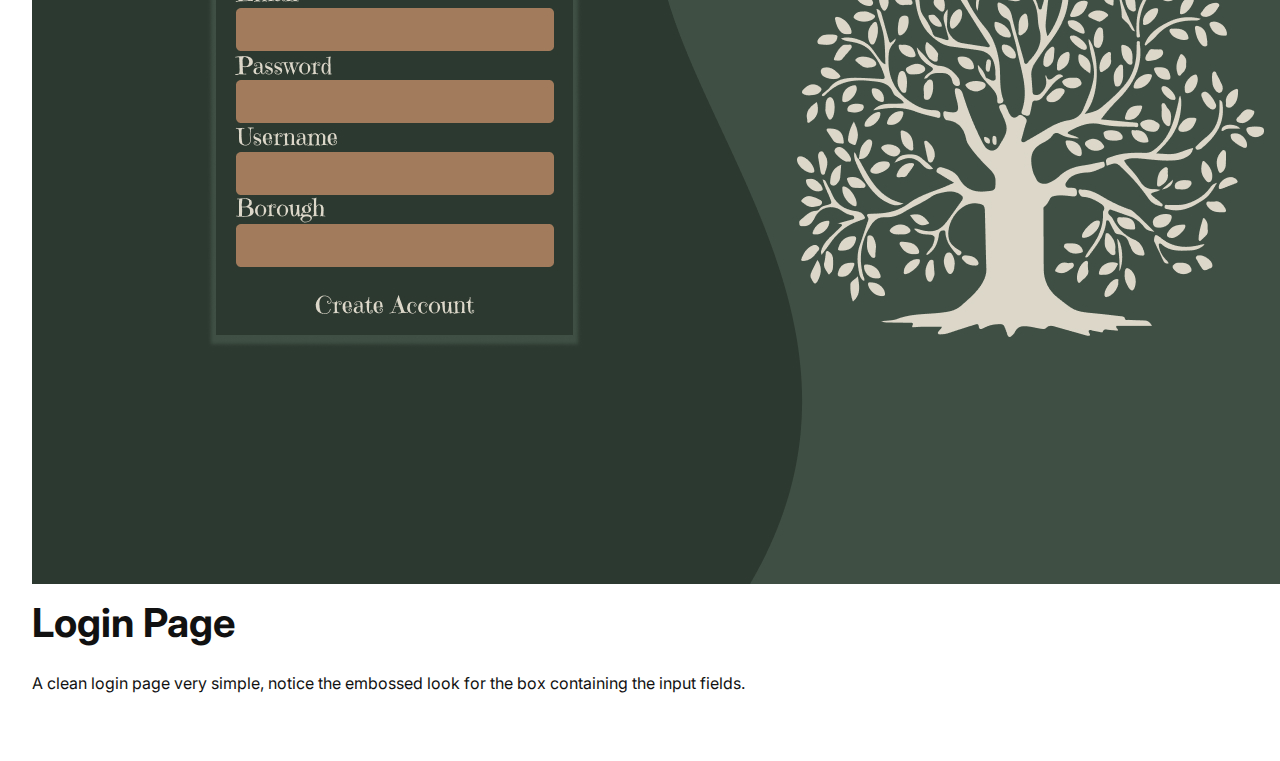
<file: herbarium.html>
<!DOCTYPE html>
<html lang="en">
<head>
  <meta charset="UTF-8">
  <meta name="viewport" content="width=device-width, initial-scale=1.0">
  <title>Herbarium</title>

  <link rel="stylesheet" href="styles.css">
  <link href="https://fonts.googleapis.com/css2?family=Inter:wght@400;500;600;700&display=swap" rel="stylesheet">
</head>

<body>

<nav class="nav">
  <a href="index.html#work" class="logo">Connor Tway</a>
  <div class="hamburger" id="hamburger">
    <span></span>
    <span></span>
    <span></span>
  </div>
</nav>

<div class="menu" id="menu">
  <a href="index.html">Home</a>
  <a href="index.html#work">Work</a>
  <a href="index.html#about">About</a>
  <a href="index.html#contact">Contact</a>
</div>

<section>
  <h1>Herbarium</h1>
  <p class="project-description">
    Herbarium is a React web application focusing on getting people outside learning about their local environment. 
  </p>
  <div class="carousel-wrapper">
    <div class="carousel-container">
      <div class="slides-track">
        <!-- Add your text data directly to the HTML using data-* attributes -->
        <div class="slide prev" data-index="0" 
             data-title="Home Page" 
             data-text="A simple main screen, direct user to either login or sign up.">
          <img src="images/herbarium/Home Page.jpg" alt="Landscape">
        </div>
        
        <div class="slide active" data-index="1" 
             data-title="Login Page" 
             data-text="A clean login page very simple, notice the embossed look for the box containing the input fields.">
          <img src="images/herbarium/Login.jpg" alt="Portrait">
        </div>
        
        <div class="slide next" data-index="2" 
             data-title="Plant Map" 
             data-text="Here is where the user can view and locate all of their previous plant finds on an interactive map.">
          <img src="images/herbarium/Plant map.jpg" alt="Landscape 2">
        </div>
        
        <div class="slide" data-index="3" 
             data-title="Plant Info" 
             data-text="This is where the user can view individual plants and receive care, environmental, and miscellaneous information about the selected plant. ">
          <img src="images/herbarium/Plant singlview.jpg" alt="Portrait 2">
        </div>
        <div class="slide" data-index="4" 
            data-title="Herbarium" 
            data-text="The Herbarium is where users can view all of the plants they have collected. Each entry is a link to the more detailed Plant Info page.">
          <img src="images/herbarium/Pokedex.jpg" alt="Portrait 2">
        </div>
        <div class="slide" data-index="5" 
            data-title="Sign up" 
            data-text="Sign up page continues the theme from the login page keeping the same design for these improves continuity. ">
          <img src="images/herbarium/Signup.jpg" alt="Portrait 2">
        </div>
      </div>
      
      <div class="carousel-indicators">
        <span class="dot" data-index="0"></span>
        <span class="dot active" data-index="1"></span>
        <span class="dot" data-index="2"></span>
        <span class="dot" data-index="3"></span>
        <span class="dot" data-index="3"></span>
        <span class="dot" data-index="4"></span>

      </div>
    </div>
  
    <div class="carousel-info">
      <!-- Changed these from IDs to Classes -->
      <h2 class="info-title">Title will load here</h2>
      <p class="info-text">Description will load here.</p>
    </div>
  </div>

</section>
  <!-- <div class="project-images">
    <img src="images/herbarium/Home Page.jpg" alt="">
    <img src="images/herbarium/Signup.jpg" alt="">
    <img src="images/herbarium/Login.jpg" alt="">
    <img src="images/herbarium/Plant map.jpg" alt="">
    <img src="images/herbarium/Plant singlview.jpg" alt="">
    <img src="images/herbarium/Pokedex.jpg" alt="">
  </div> -->

<script src="projects.js"></script>
</body>
</html>
</file>
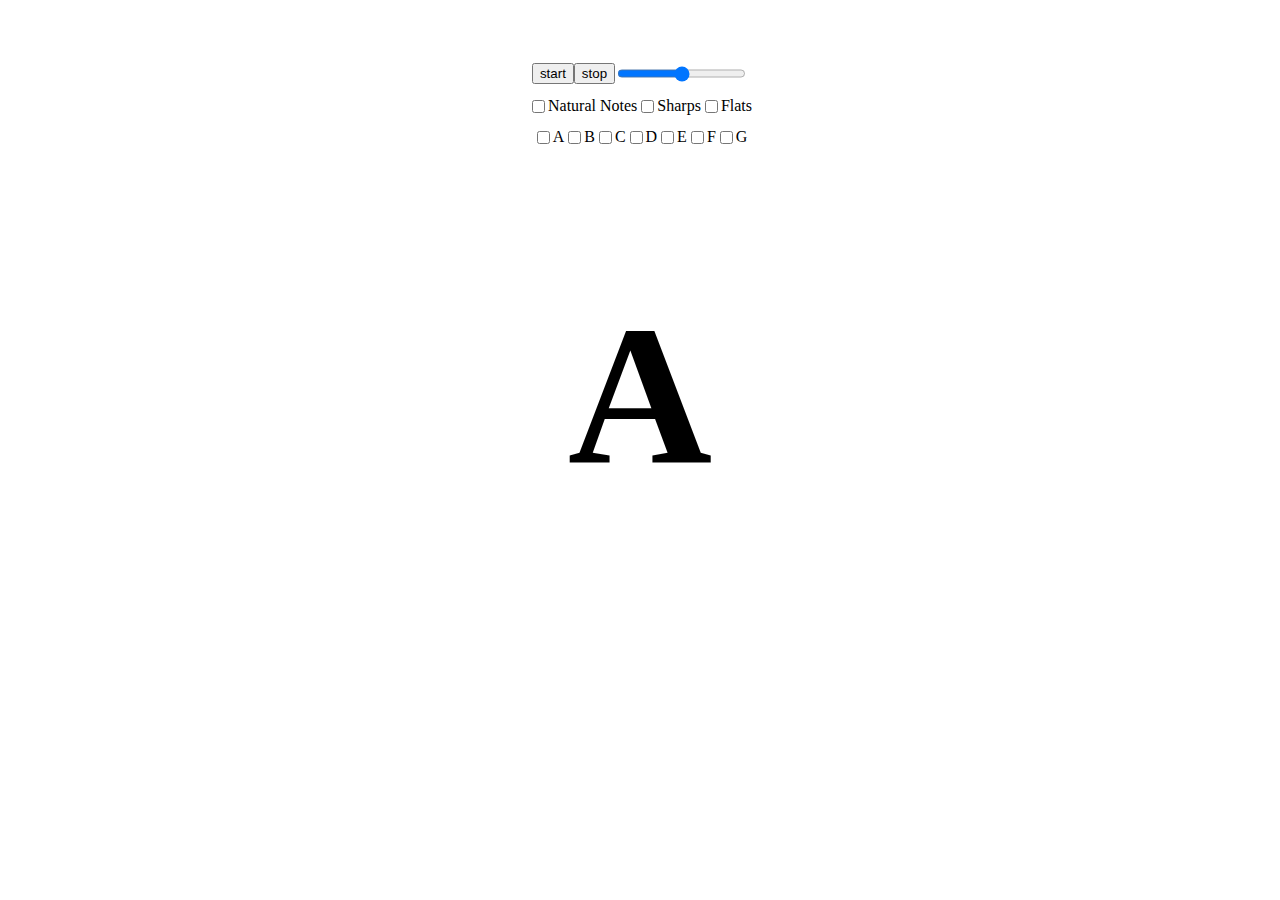
<file: NotePractice.html>
<!DOCTYPE html>
<html lang="en">
<head>
    <meta charset="UTF-8">
    <meta name="viewport" content="width=device-width, initial-scale=1.0">
    <title>Practice</title>
    <script src="NotePractice.js"></script>
    <link rel="stylesheet" href="NotePractice.css">
<body>
    <div class="inputs">
        <button onclick="start()">start</button>
        <button onclick="stop()">stop</button>
        <input id="time" type="range" min="1000" max="10000" onchange="dynamicStart()"><br>
    </div>
    <div class="checkBoxes">
        <input id="natural" type="checkbox" value="true">Natural Notes<br>
        <input id="sharps" type="checkbox" value="true">Sharps<br>
        <input id="flats" type="checkbox" value="true">Flats<br>
    </div>
    <div class="checkBoxes">
        <input class="noteCheckbox" type="checkbox" value="A">A
        <input class="noteCheckbox" type="checkbox" value="B">B
        <input class="noteCheckbox" type="checkbox" value="C">C
        <input class="noteCheckbox" type="checkbox" value="D">D
        <input class="noteCheckbox" type="checkbox" value="E">E
        <input class="noteCheckbox" type="checkbox" value="F">F
        <input class="noteCheckbox" type="checkbox" value="G">G
    </div>

    <div class="displayContainer"><h1 class="displayNote">A</h1></div>
    
</body>
</html>
</file>
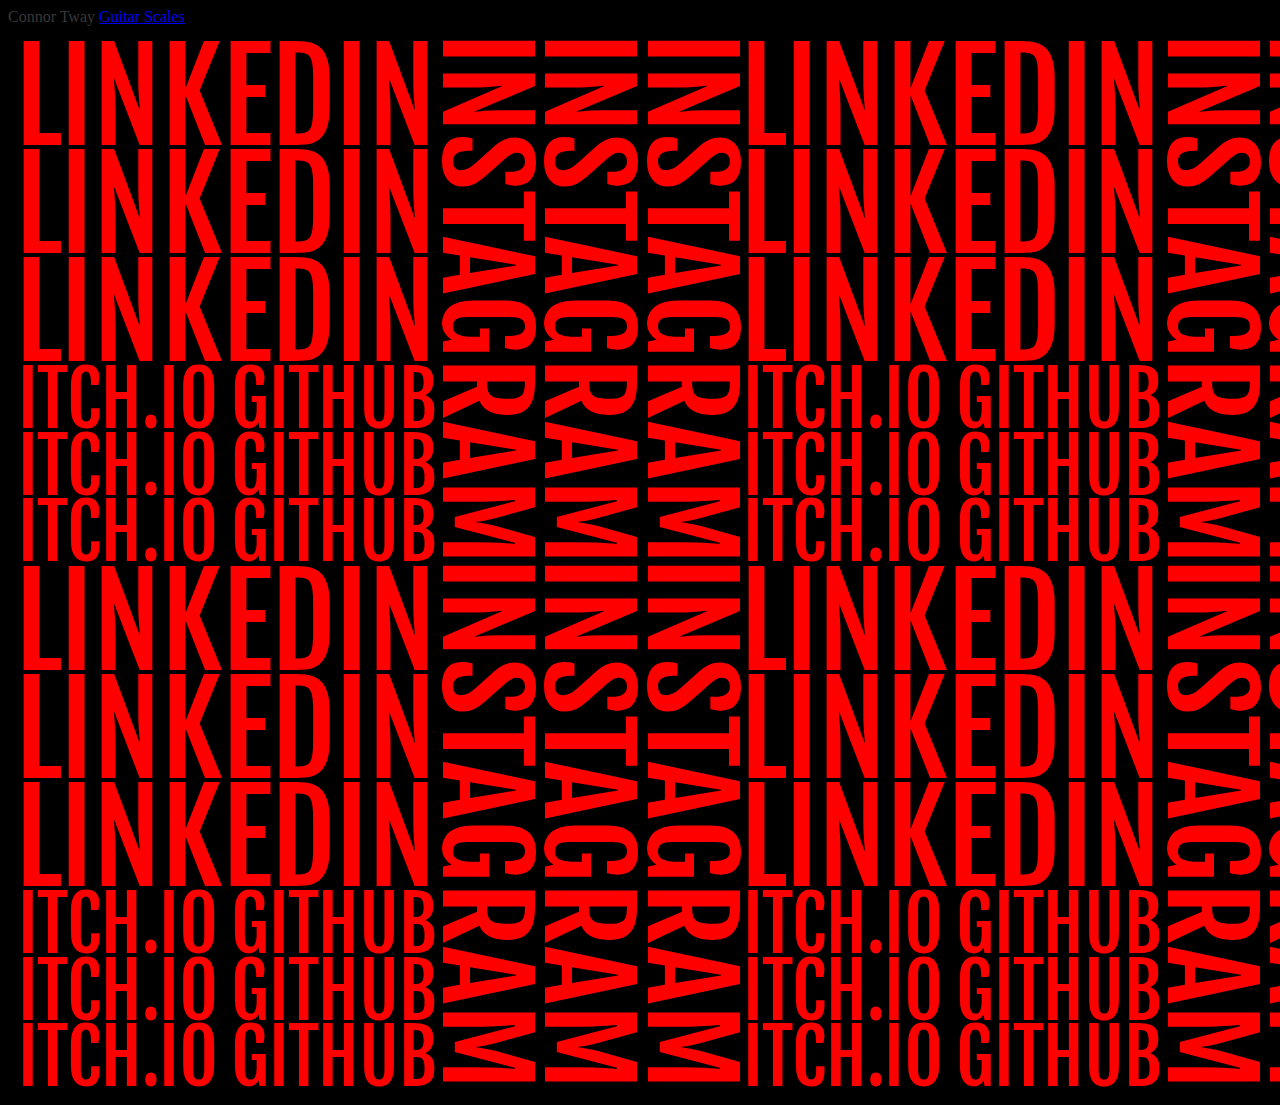
<file: old.html>
<!DOCTYPE html>
<html>
<head>
    <meta name="viewport" content="width=device-width, initial-scale=1.0">
    <link rel="preconnect" href="https://fonts.googleapis.com">
    <link rel="preconnect" href="https://fonts.gstatic.com" crossorigin>
    <link href="https://fonts.googleapis.com/css2?family=Fjalla+One&display=swap" rel="stylesheet">
    <link rel="stylesheet" href="ConnorTway2.css">
    <title>Connor Tway</title>
</head>
<body>
    <div class="bar">Connor Tway <a href="dots.html">Guitar Scales</a></div>
    <br>
    <div class="container-container">
        <!-- Container 1 -->
        <div class="container1">
            <div class="linkedin">
                <a id="linkedin" href="https://www.linkedin.com/in/william-tway-90895a2b3/">LINKEDIN</a>
                <a id="linkedin" href="https://www.linkedin.com/in/william-tway-90895a2b3/">LINKEDIN</a>
                <a id="linkedin" href="https://www.linkedin.com/in/william-tway-90895a2b3/">LINKEDIN</a>
            </div>
            <div class="itch">
                <a id="itch" href="https://wyabill.itch.io">ITCH.IO</a>
                <a id="itch" href="https://wyabill.itch.io">ITCH.IO</a>
                <a id="itch" href="https://wyabill.itch.io">ITCH.IO</a>
            </div>
            <div class="github">
                <a id="github" href="https://www.github.com/connortway">GITHUB</a>
                <a id="github" href="https://www.github.com/connortway">GITHUB</a>
                <a id="github" href="https://www.github.com/connortway">GITHUB</a>
            </div>
            <div class="wrapper">
                <div class="instagram">
                    <a id="instagram" href="https://www.instagram.com/connortway/">INSTAGRAM</a>
                    <a id="instagram" href="https://www.instagram.com/connortway/">INSTAGRAM</a>
                    <a id="instagram" href="https://www.instagram.com/connortway/">INSTAGRAM</a>
                </div>
            </div>
        </div>

        <!-- Container 2 -->
        <div class="container2">
            <div class="linkedin">
                <a id="linkedin" href="https://www.linkedin.com/in/william-tway-90895a2b3/">LINKEDIN</a>
                <a id="linkedin" href="https://www.linkedin.com/in/william-tway-90895a2b3/">LINKEDIN</a>
                <a id="linkedin" href="https://www.linkedin.com/in/william-tway-90895a2b3/">LINKEDIN</a>
            </div>
            <div class="itch">
                <a id="itch" href="https://wyabill.itch.io">ITCH.IO</a>
                <a id="itch" href="https://wyabill.itch.io">ITCH.IO</a>
                <a id="itch" href="https://wyabill.itch.io">ITCH.IO</a>
            </div>
            <div class="github">
                <a id="github" href="https://www.github.com/connortway">GITHUB</a>
                <a id="github" href="https://www.github.com/connortway">GITHUB</a>
                <a id="github" href="https://www.github.com/connortway">GITHUB</a>
            </div>
            <div class="wrapper">
                <div class="instagram">
                    <a id="instagram" href="https://www.instagram.com/connortway/">INSTAGRAM</a>
                    <a id="instagram" href="https://www.instagram.com/connortway/">INSTAGRAM</a>
                    <a id="instagram" href="https://www.instagram.com/connortway/">INSTAGRAM</a>
                </div>
            </div>
        </div>

        <!-- Container 3 -->
        <div class="container3">
            <div class="linkedin">
                <a id="linkedin" href="https://www.linkedin.com/in/william-tway-90895a2b3/">LINKEDIN</a>
                <a id="linkedin" href="https://www.linkedin.com/in/william-tway-90895a2b3/">LINKEDIN</a>
                <a id="linkedin" href="https://www.linkedin.com/in/william-tway-90895a2b3/">LINKEDIN</a>
            </div>
            <div class="itch">
                <a id="itch" href="https://wyabill.itch.io">ITCH.IO</a>
                <a id="itch" href="https://wyabill.itch.io">ITCH.IO</a>
                <a id="itch" href="https://wyabill.itch.io">ITCH.IO</a>
            </div>
            <div class="github">
                <a id="github" href="https://www.github.com/connortway">GITHUB</a>
                <a id="github" href="https://www.github.com/connortway">GITHUB</a>
                <a id="github" href="https://www.github.com/connortway">GITHUB</a>
            </div>
            <div class="wrapper">
                <div class="instagram">
                    <a id="instagram" href="https://www.instagram.com/connortway/">INSTAGRAM</a>
                    <a id="instagram" href="https://www.instagram.com/connortway/">INSTAGRAM</a>
                    <a id="instagram" href="https://www.instagram.com/connortway/">INSTAGRAM</a>
                </div>
            </div>
        </div>

        <!-- Container 4 -->
        <div class="container4">
            <div class="linkedin">
                <a id="linkedin" href="https://www.linkedin.com/in/william-tway-90895a2b3/">LINKEDIN</a>
                <a id="linkedin" href="https://www.linkedin.com/in/william-tway-90895a2b3/">LINKEDIN</a>
                <a id="linkedin" href="https://www.linkedin.com/in/william-tway-90895a2b3/">LINKEDIN</a>
            </div>
            <div class="itch">
                <a id="itch" href="https://wyabill.itch.io">ITCH.IO</a>
                <a id="itch" href="https://wyabill.itch.io">ITCH.IO</a>
                <a id="itch" href="https://wyabill.itch.io">ITCH.IO</a>
            </div>
            <div class="github">
                <a id="github" href="https://www.github.com/connortway">GITHUB</a>
                <a id="github" href="https://www.github.com/connortway">GITHUB</a>
                <a id="github" href="https://www.github.com/connortway">GITHUB</a>
            </div>
            <div class="wrapper">
                <div class="instagram">
                    <a id="instagram" href="https://www.instagram.com/connortway/">INSTAGRAM</a>
                    <a id="instagram" href="https://www.instagram.com/connortway/">INSTAGRAM</a>
                    <a id="instagram" href="https://www.instagram.com/connortway/">INSTAGRAM</a>
                </div>
            </div>
        </div>
    </div>

</body>
</html>
</file>
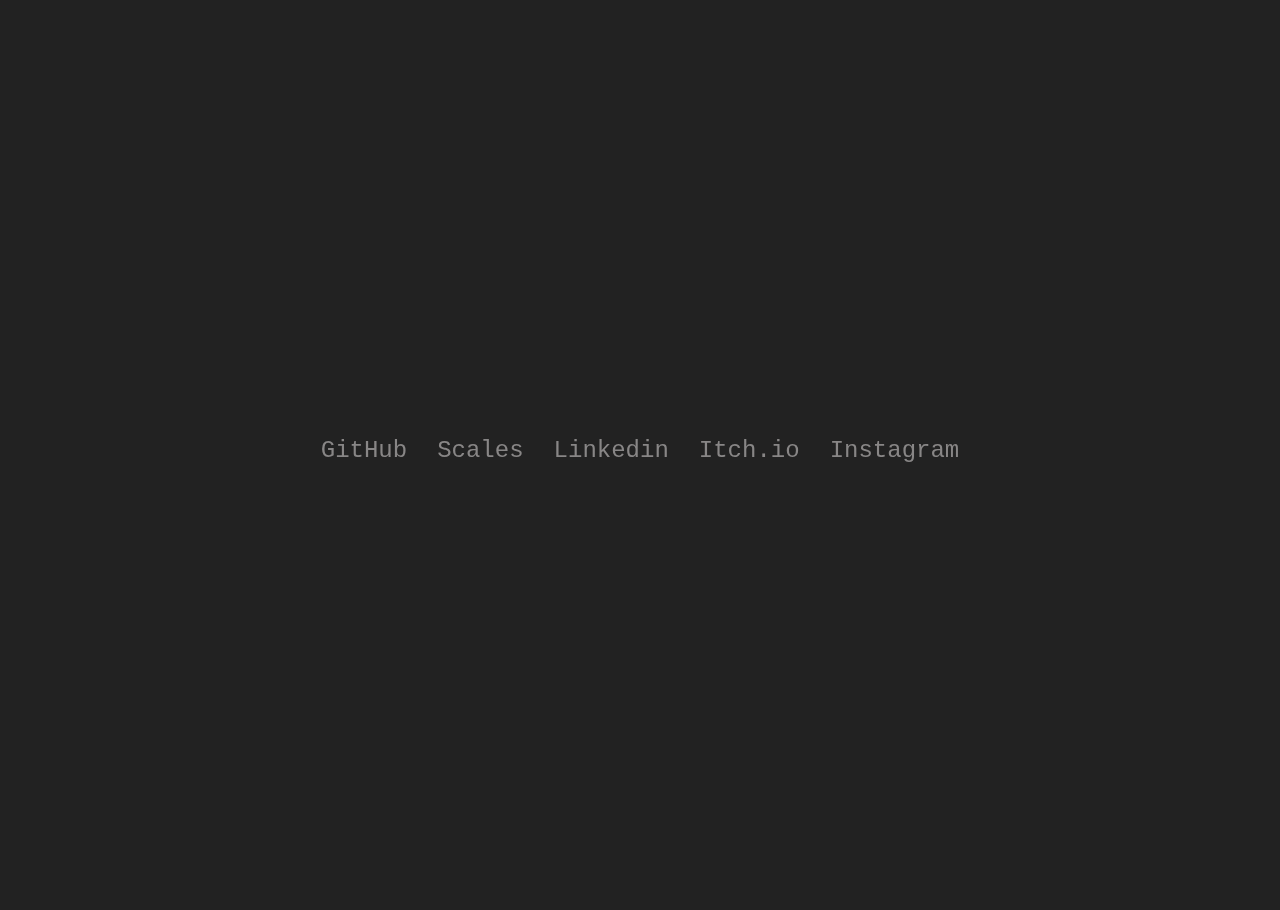
<file: oldsnake.html>
<!DOCTYPE html>
<html lang="en">
<head>
    <meta charset="UTF-8">
    <meta name="viewport" content="width=device-width, initial-scale=1.0">
    <title>Connor Tway</title>
    <link rel="stylesheet" href="SimpleWebsite.css">
</head>
<body>
    <canvas id="gameCanvas"></canvas>
    <div id="overlay">
        <div class="main">
            
                <a class="links" id="github" href="https://www.github.com/connortway">GitHub </a>
                <a class="links" id="dots" href="dots.html">Scales</a>
            
                <a class="links" id="linkedin" href="https://www.linkedin.com/in/william-tway-90895a2b3/">Linkedin</a> 

            
                <a class="links" id="itch" href="https://wyabill.itch.io">Itch.io</a>
                <a class="links" id="instagram" href="https://www.instagram.com/connortway/embed/">Instagram </a>
                   
            
        </div>
    </div>
    <script src="SimpleWebsite.js"></script>
</body>
</html>
</file>
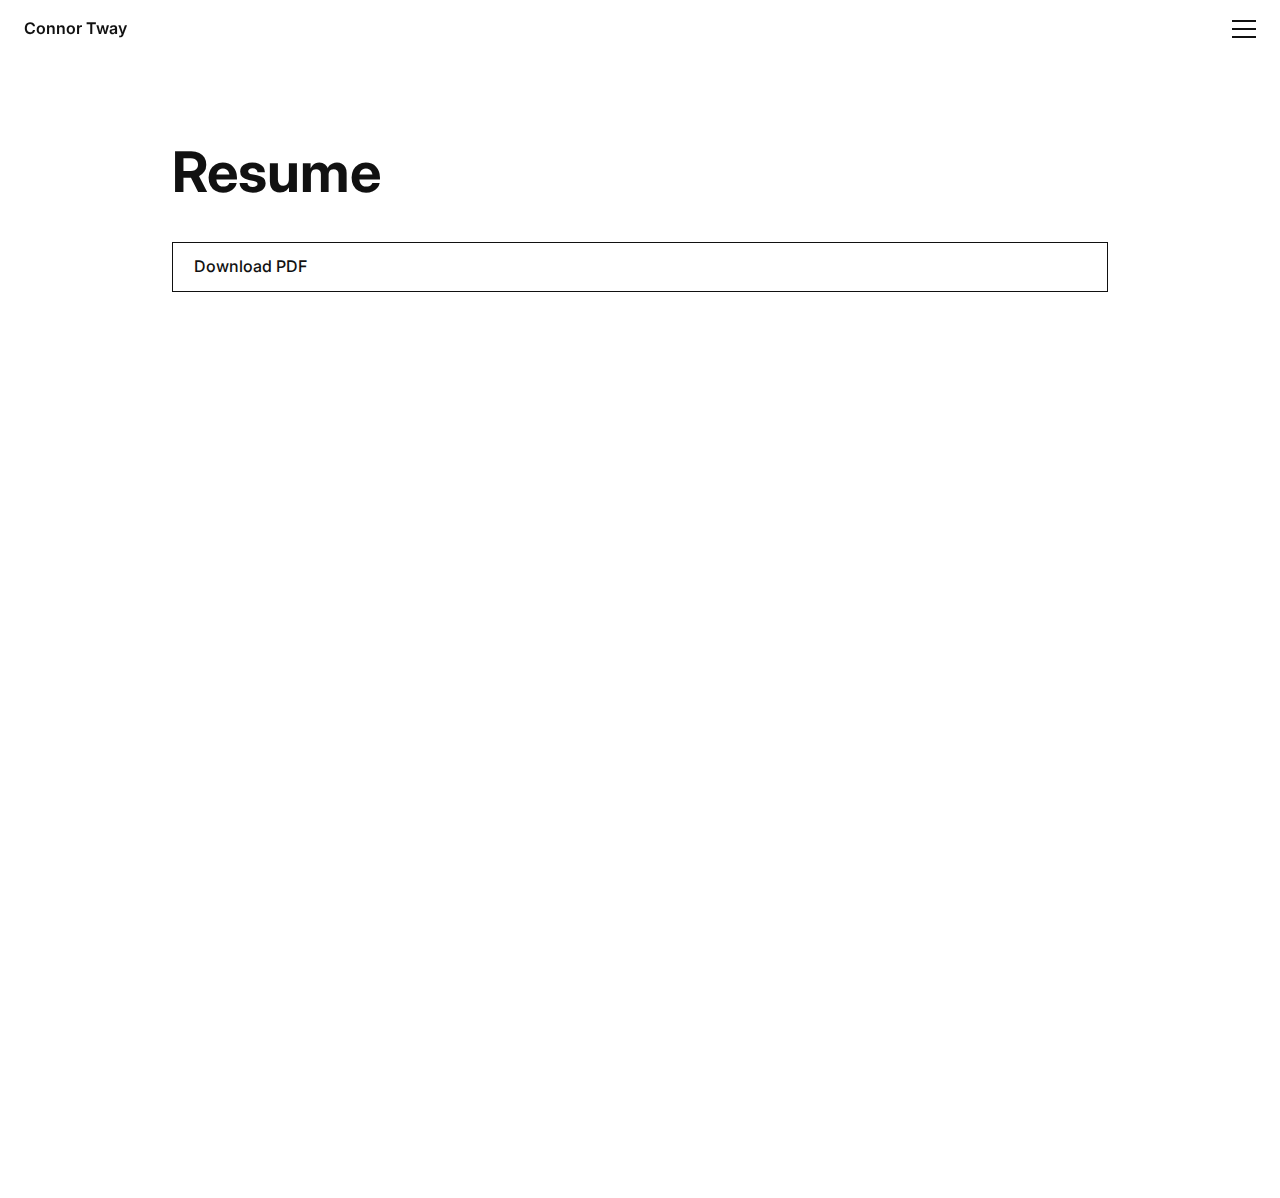
<file: resume.html>
<!DOCTYPE html>
<html lang="en">
<head>
<meta charset="UTF-8">
<meta name="viewport" content="width=device-width, initial-scale=1.0">
<title>Resume</title>

<link rel="stylesheet" href="styles.css">
<link href="https://fonts.googleapis.com/css2?family=Inter:wght@400;500;600&display=swap" rel="stylesheet">
</head>

<body>

<nav class="nav">
  <a href="index.html" class="logo">Connor Tway</a>

  <div class="hamburger" id="hamburger">
    <span></span>
    <span></span>
    <span></span>
  </div>
</nav>

<div class="menu" id="menu">
  <a href="index.html">Home</a>
  <a href="index.html#work">Work</a>
  <a href="resume.html">Resume</a>
  <a href="index.html#contact">Contact</a>
</div>

<section class="resume-page">

<h1>Resume</h1>

<a href="files/William_Tway_Resume_2026.pdf" download class="resume-download">
Download PDF
</a>

<iframe 
  src="files/William_Tway_Resume_2026.pdf"
  class="resume-frame">
</iframe>

</section>

<script src="main.js"></script>

</body>
</html>
</file>
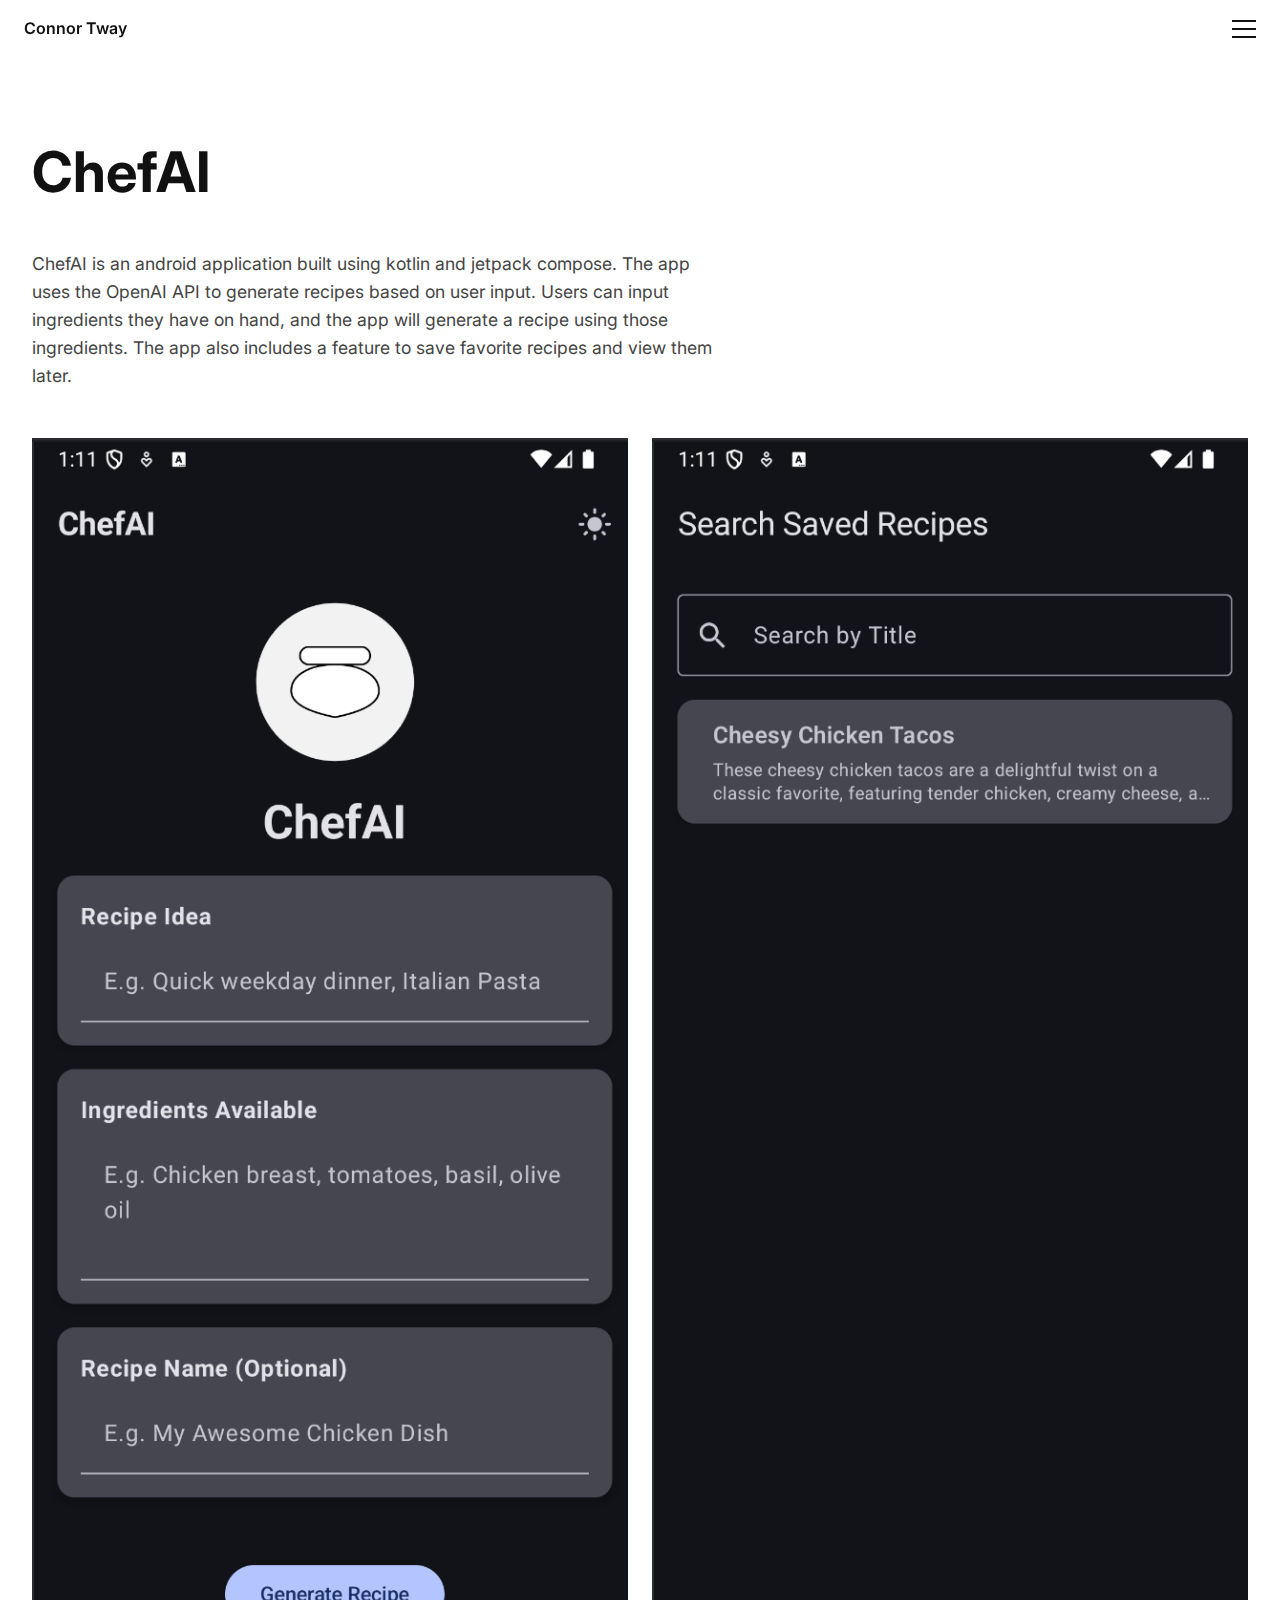
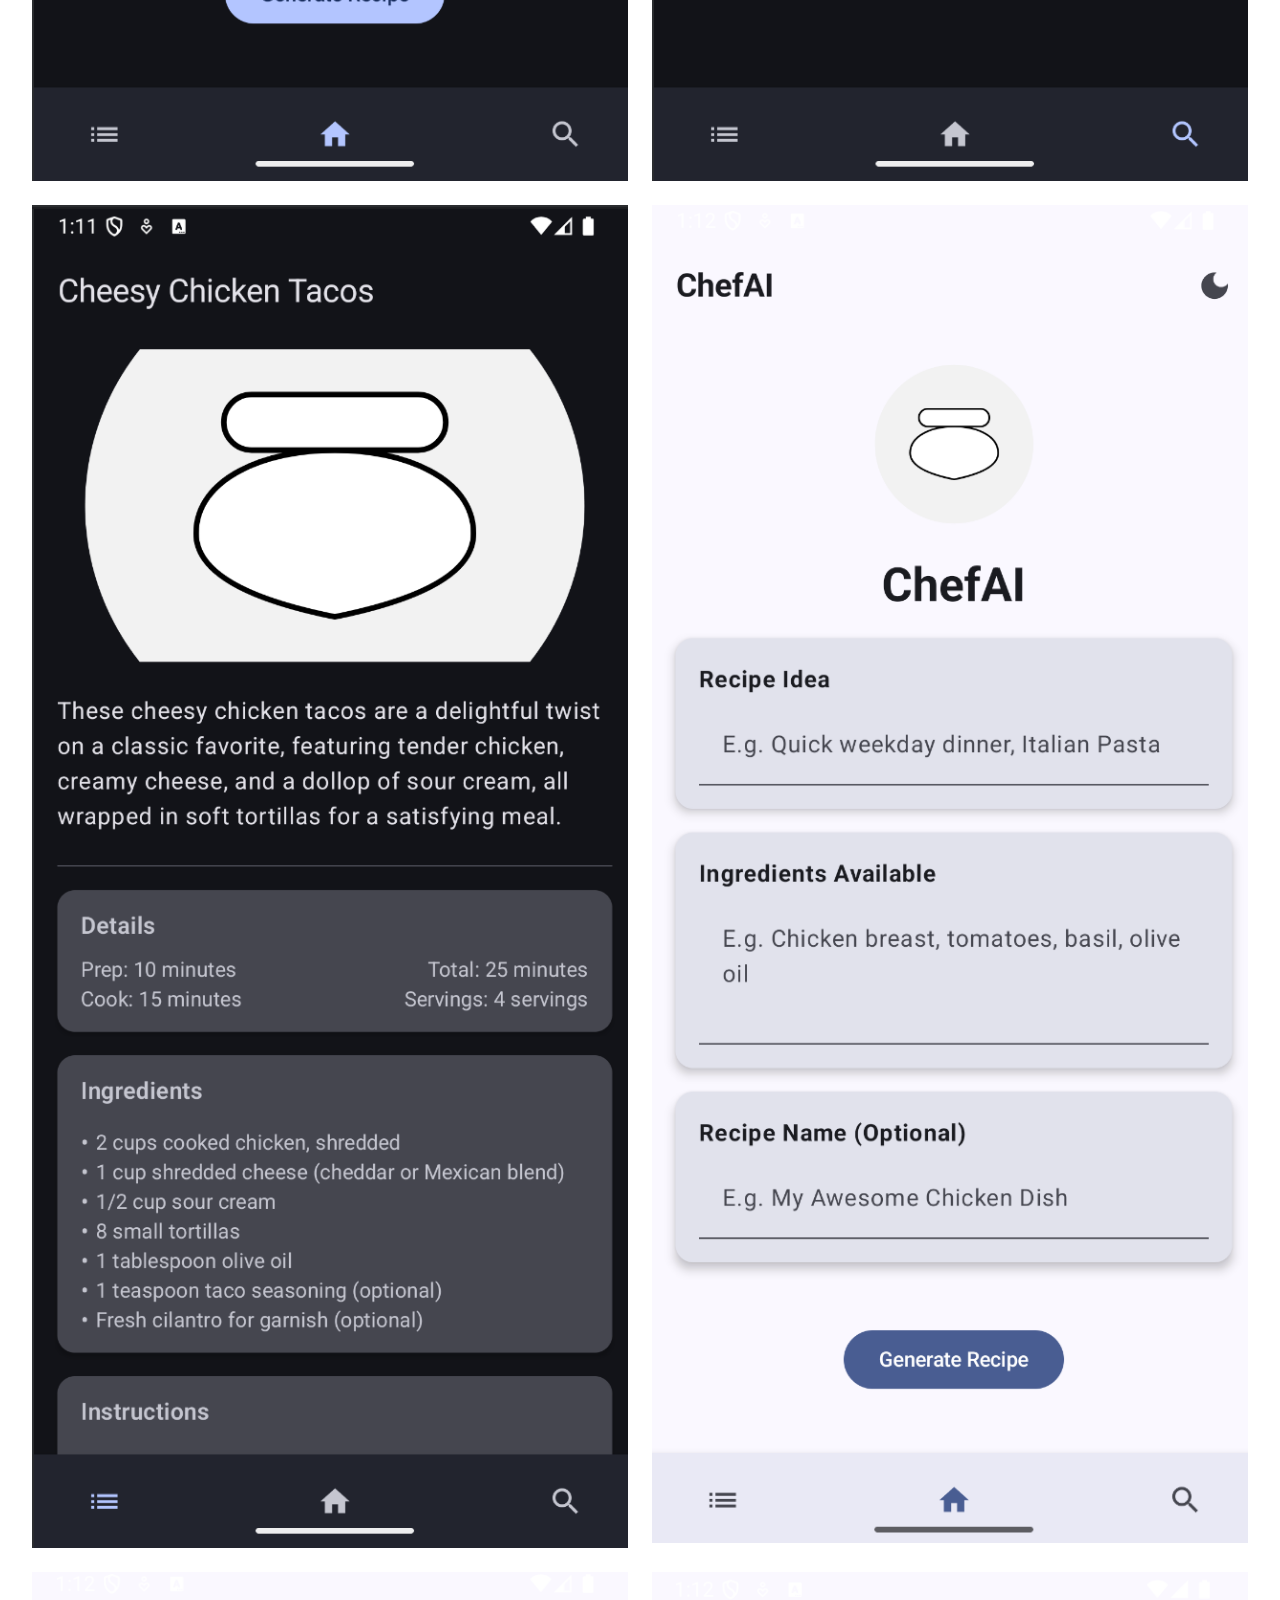
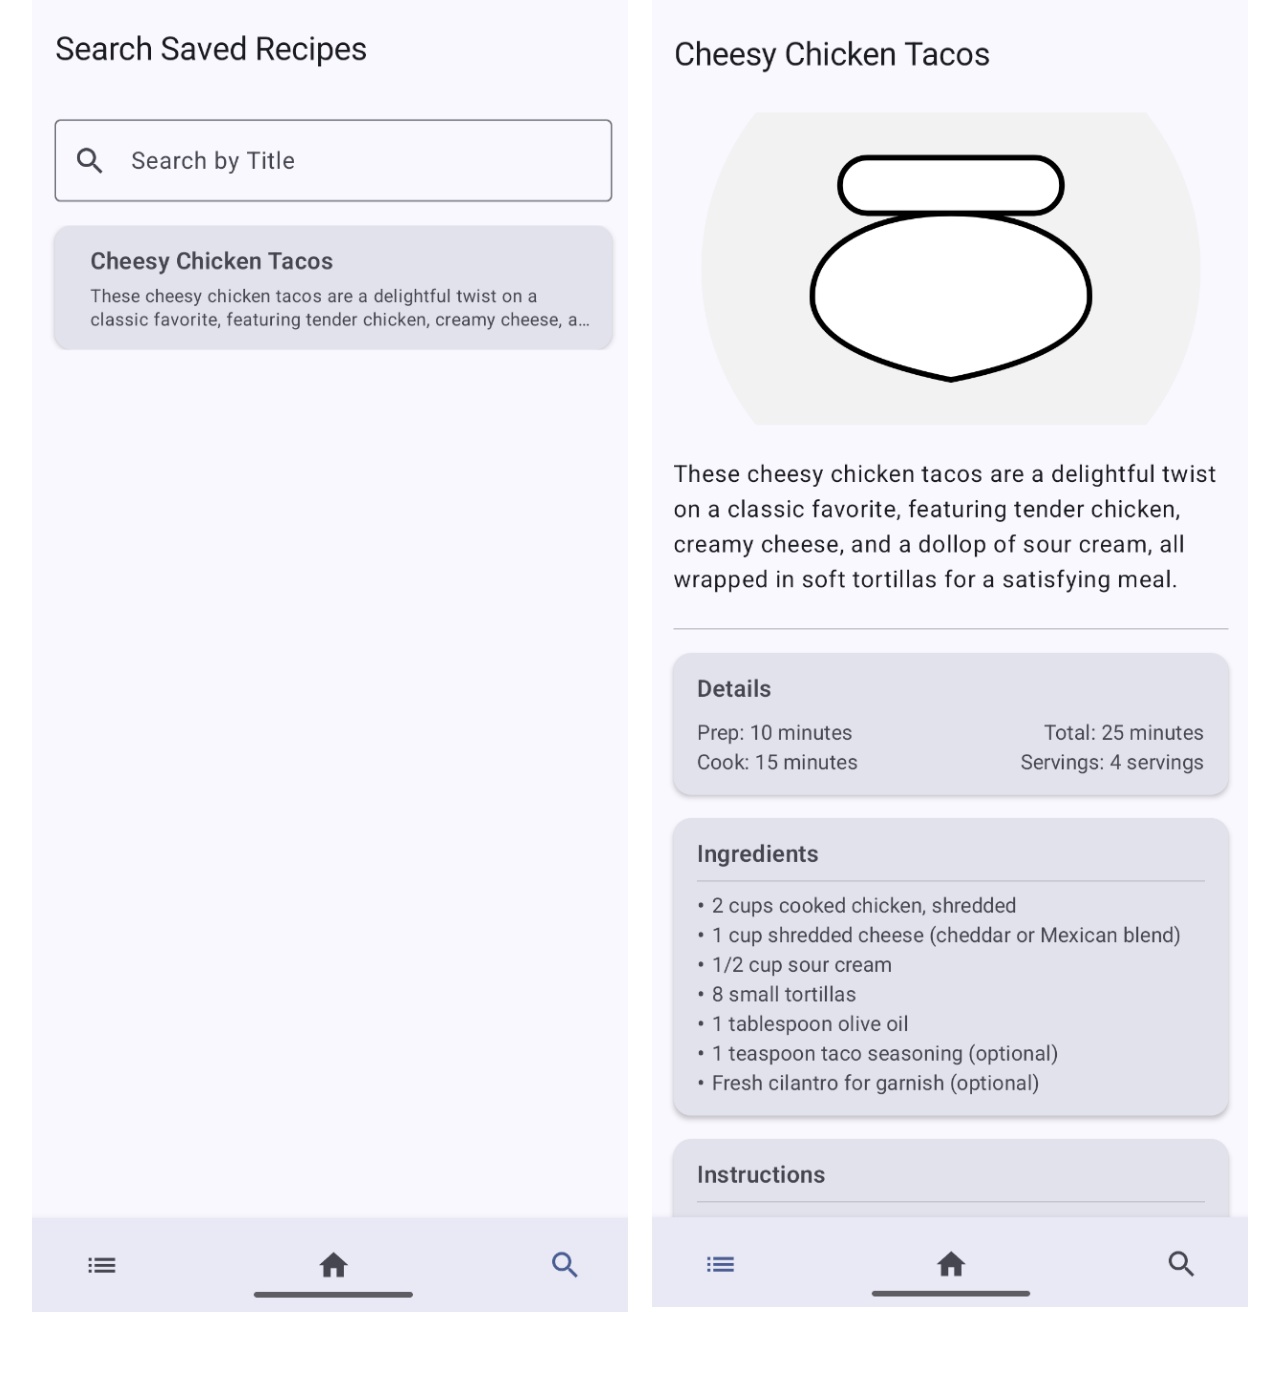
<file: cleanPersonalPage/chefai.html>
<!DOCTYPE html>
<html lang="en">
<head>
  <meta charset="UTF-8">
  <meta name="viewport" content="width=device-width, initial-scale=1.0">
  <title>ChefAI</title>

  <link rel="stylesheet" href="styles.css">
  <link href="https://fonts.googleapis.com/css2?family=Inter:wght@400;500;600;700&display=swap" rel="stylesheet">
</head>

<body>

<nav class="nav">
  <a href="index.html#work" class="logo">Connor Tway</a>
  <div class="hamburger" id="hamburger">
    <span></span>
    <span></span>
    <span></span>
  </div>
</nav>

<div class="menu" id="menu">
  <a href="index.html">Home</a>
  <a href="index.html#work">Work</a>
  <a href="index.html#about">About</a>
  <a href="index.html#contact">Contact</a>
</div>

<section>
  <h1>ChefAI</h1>
  <p class="project-description">
    ChefAI is an android application built using kotlin and jetpack compose. The app uses the OpenAI API to generate recipes based on user input. Users can input ingredients they have on hand, and the app will generate a recipe using those ingredients. The app also includes a feature to save favorite recipes and view them later.
  </p>

  <div class="project-images">
    <img src="images/chefai/chefai_dark_home.png" alt="">
    <img src="images/chefai/chefai_dark_menu.png" alt="">
    <img src="images/chefai/chefai_dark_desc.png" alt="">
    <img src="images/chefai/chefai_light_home.png" alt="">
    <img src="images/chefai/chefai_light_menu.png" alt="">
    <img src="images/chefai/chefai_light_desc.png" alt="">
  </div>
</section>

<script src="main.js"></script>
</body>
</html>
</file>
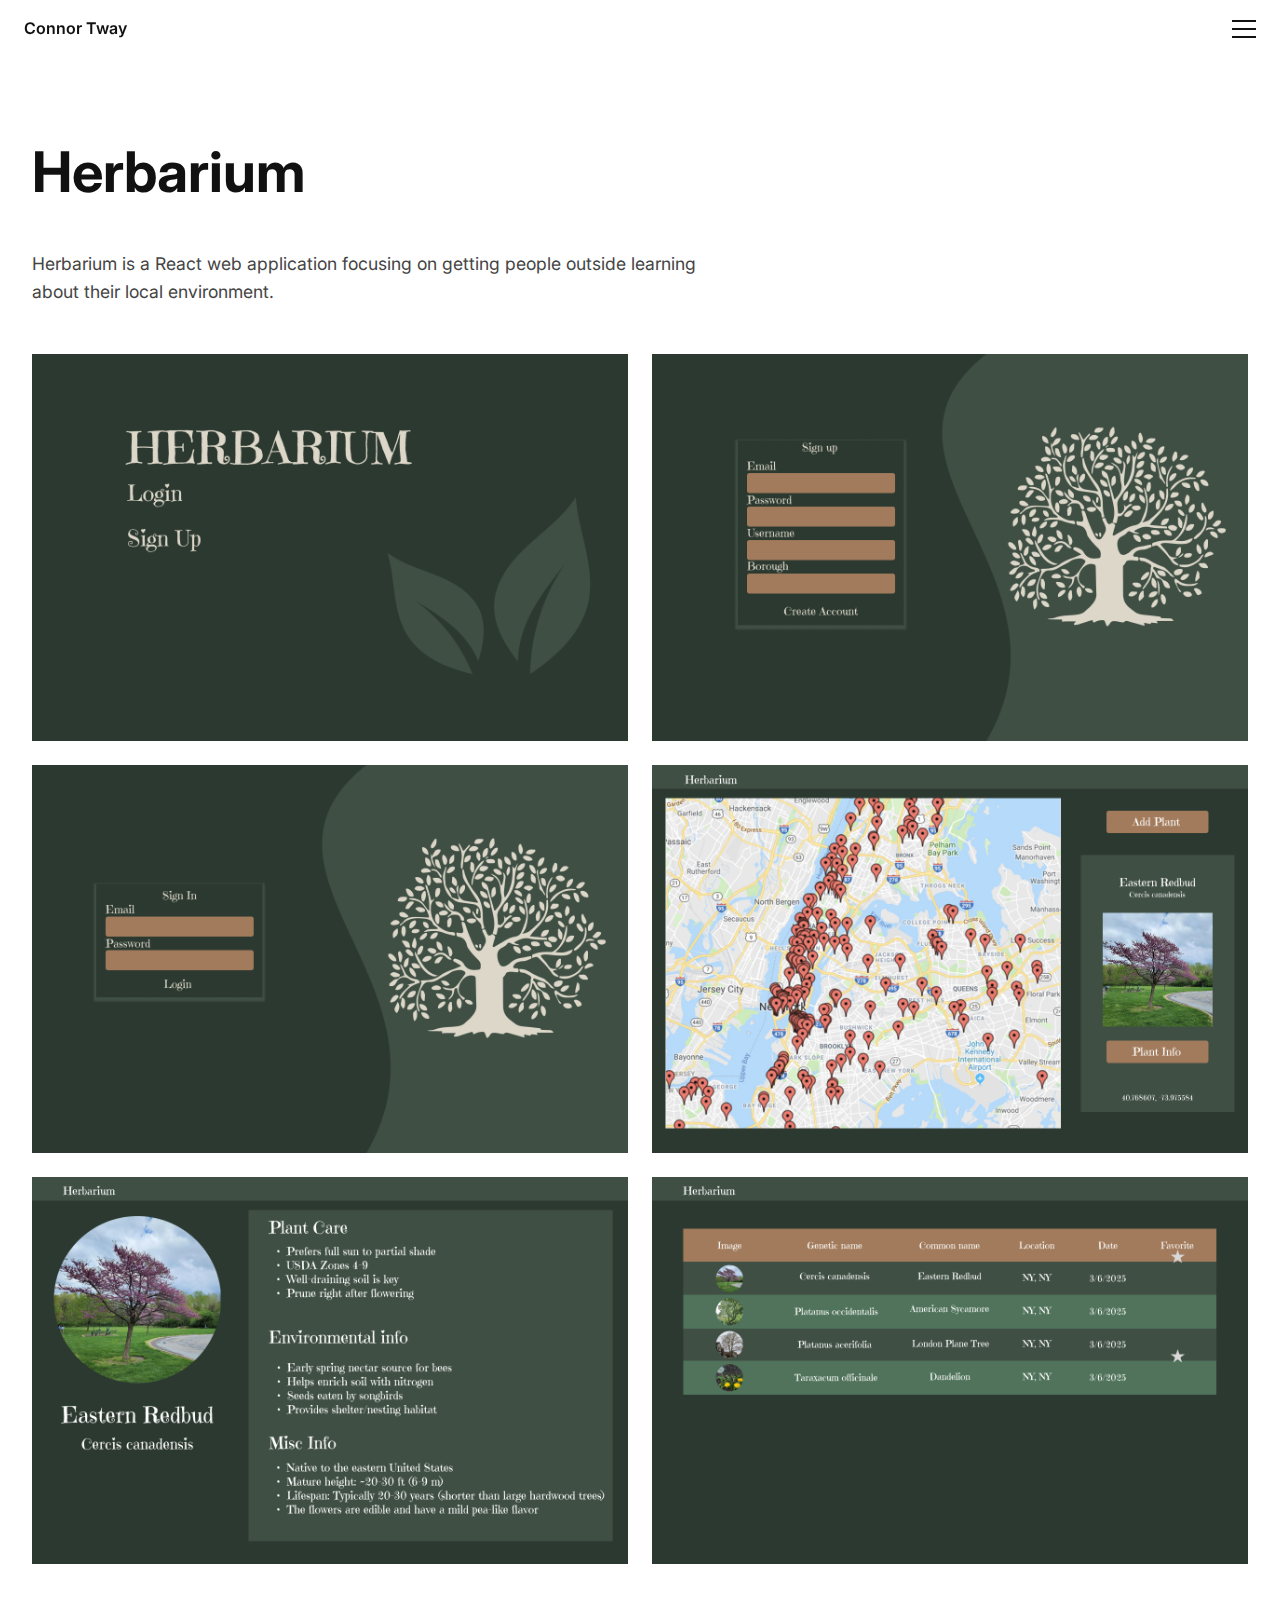
<file: cleanPersonalPage/herbarium.html>
<!DOCTYPE html>
<html lang="en">
<head>
  <meta charset="UTF-8">
  <meta name="viewport" content="width=device-width, initial-scale=1.0">
  <title>Herbarium</title>

  <link rel="stylesheet" href="styles.css">
  <link href="https://fonts.googleapis.com/css2?family=Inter:wght@400;500;600;700&display=swap" rel="stylesheet">
</head>

<body>

<nav class="nav">
  <a href="index.html#work" class="logo">Connor Tway</a>
  <div class="hamburger" id="hamburger">
    <span></span>
    <span></span>
    <span></span>
  </div>
</nav>

<div class="menu" id="menu">
  <a href="index.html">Home</a>
  <a href="index.html#work">Work</a>
  <a href="index.html#about">About</a>
  <a href="index.html#contact">Contact</a>
</div>

<section>
  <h1>Herbarium</h1>
  <p class="project-description">
    Herbarium is a React web application focusing on getting people outside learning about their local environment. 
  </p>

  <div class="project-images">
    <img src="images/herbarium/Home Page.jpg" alt="">
    <img src="images/herbarium/Signup.jpg" alt="">
    <img src="images/herbarium/Login.jpg" alt="">
    <img src="images/herbarium/Plant map.jpg" alt="">
    <img src="images/herbarium/Plant singlview.jpg" alt="">
    <img src="images/herbarium/Pokedex.jpg" alt="">
  </div>
</section>

<script src="main.js"></script>
</body>
</html>
</file>
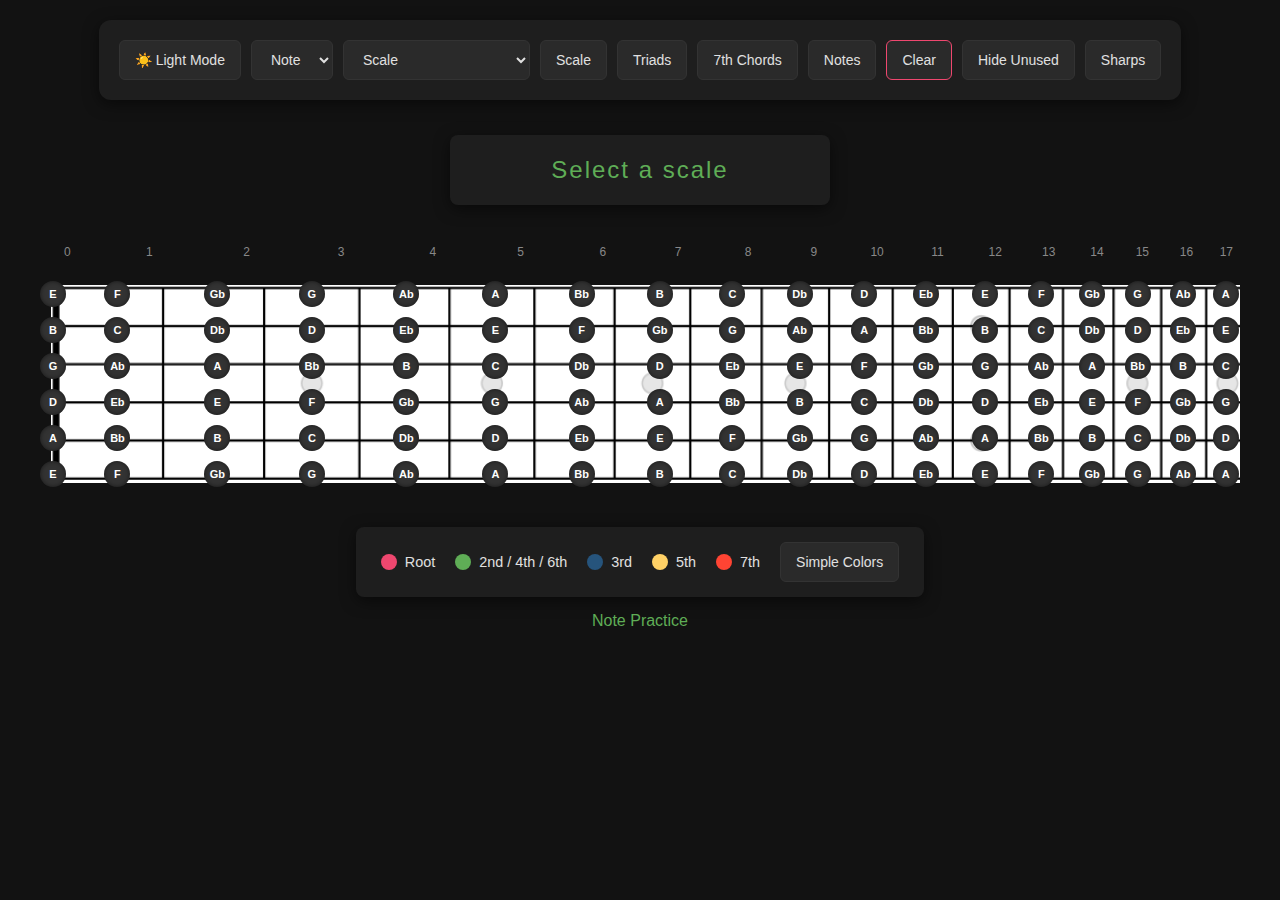
<file: dots/dots.html>
<!DOCTYPE html>
<html lang="en">
<head>
    <meta charset="UTF-8">
    <meta name="viewport" content="width=device-width, initial-scale=1.0">
    <title>Fretboard Visualizer</title>
    <link rel="stylesheet" href="dots.css">
    <script src="dots.js" defer></script>
    <style>
        .grid {
            grid-template-columns: 2fr 3.3fr 3.1fr 3.1fr 2.9fr 2.8fr 2.5fr 2.3fr 2.1fr 2fr 1.9fr 1.8fr 1.7fr 1.5fr 1.3fr 1.3fr 1.2fr 1fr;
            grid-template-rows: repeat(7, 26px); 
        }
    </style>
</head>
<body>
    
    <div class="ui" id="ui">
        <button id="themeToggle" onclick="toggleTheme()">☀️ Light Mode</button>

        <select class="list" id="note">
            <option value="null" selected disabled hidden>Note </option>
            <option>A</option>
            <option>Bb</option>
            <option>B</option>
            <option>C</option>
            <option>Db</option>
            <option>D</option>
            <option>Eb</option>
            <option>E</option>
            <option>F</option>
            <option>Gb</option>
            <option>G</option>
            <option>Ab</option>
        </select>

        <select class="list" id="scale">
            <option value="null" selected disabled hidden>Scale </option>
            <option value="major">Major/Ionian</option>
            <option value="minor">Natural Minor/Aeolian</option>
            <option value="harmonicMinor">Harmonic Minor</option>
            <option value="melodicMinor">Melodic Minor</option>
            <option value="dorian">Dorian</option>
            <option value="phrygian">Phrygian</option>
            <option value="phrygianDominant">Phrygian Dominant</option>
            <option value="lydian">Lydian</option>
            <option value="mixolydian">Mixolydian</option>
            <option value="locrian">Locrian</option>
            <option value="minorPentatonic">Minor Pentatonic</option>
            <option value="majorPentatonic">Major Pentatonic</option>
            <option value="minorBlues">Minor Blues</option>
            <option value="majorBlues">Major Blues</option>
        </select>

        <button id="scaleButton" onclick="scales(document.getElementById('note'), document.getElementById('scale'));">Scale</button>
        <button id="triadButton" onclick="triads(document.getElementById('note'), document.getElementById('scale'))">Triads</button>
        <button id="seventhButton" onclick="Seventh(document.getElementById('note'), document.getElementById('scale'))">7th Chords</button>
        <button id="notesButton" onclick="notes(document.getElementById('note'))">Notes</button>
        
        <!-- Updated to use the JS 'grey' variable so it clears to the correct color in both light and dark mode -->
        <button id="clear" onclick="clean(grey)">Clear</button>
        <button id="toggler" onclick="toggler()">Hide Unused</button>
        <button id="sharps" onclick="sharps()">Sharps</button>
    </div>

    <div class="ui2" id="ui2">
        <div class="temp"></div>
    </div>

    <!-- The Box for the Scale Notes -->
    <div id="listScaleDiv">
        <p id="listScale">Select a scale</p>
    </div>

    <div class="neck">
        <div class="grid">
            <!-- Frets -->
            <span class="frets">0</span><span class="frets">1</span><span class="frets">2</span>
            <span class="frets">3</span><span class="frets">4</span><span class="frets">5</span>
            <span class="frets">6</span><span class="frets">7</span><span class="frets">8</span>
            <span class="frets">9</span><span class="frets">10</span><span class="frets">11</span>
            <span class="frets">12</span><span class="frets">13</span><span class="frets">14</span>
            <span class="frets">15</span><span class="frets">16</span><span class="frets">17</span>

            <!-- 1st String (E) -->
            <span class="dot E" id="0,0">E</span><span class="dot F" id="0,1">F</span><span class="dot Gb" id="0,2">Gb</span>
            <span class="dot G" id="0,3">G</span><span class="dot Ab" id="0,4">Ab</span><span class="dot A" id="0,5">A</span>
            <span class="dot Bb" id="0,6">Bb</span><span class="dot B" id="0,7">B</span><span class="dot C" id="0,8">C</span>
            <span class="dot Db" id="0,9">Db</span><span class="dot D" id="0,10">D</span><span class="dot Eb" id="0,11">Eb</span>
            <span class="dot E" id="0,12">E</span><span class="dot F" id="0,13">F</span><span class="dot Gb" id="0,14">Gb</span>
            <span class="dot G" id="0,15">G</span><span class="dot Ab" id="0,16">Ab</span><span class="dot A" id="0,17">A</span>
        
            <!-- 2nd String (B) -->
            <span class="dot B" id="1,0">B</span><span class="dot C" id="1,1">C</span><span class="dot Db" id="1,2">Db</span>
            <span class="dot D" id="1,3">D</span><span class="dot Eb" id="1,4">Eb</span><span class="dot E" id="1,5">E</span>
            <span class="dot F" id="1,6">F</span><span class="dot Gb" id="1,7">Gb</span><span class="dot G" id="1,8">G</span>
            <span class="dot Ab" id="1,9">Ab</span><span class="dot A" id="1,10">A</span><span class="dot Bb" id="1,11">Bb</span>
            <span class="dot B" id="1,12">B</span><span class="dot C" id="1,13">C</span><span class="dot Db" id="1,14">Db</span>
            <span class="dot D" id="1,15">D</span><span class="dot Eb" id="1,16">Eb</span><span class="dot E" id="1,17">E</span>
        
            <!-- 3rd String (G) -->
            <span class="dot G" id="2,0">G</span><span class="dot Ab" id="2,1">Ab</span><span class="dot A" id="2,2">A</span>
            <span class="dot Bb" id="2,3">Bb</span><span class="dot B" id="2,4">B</span><span class="dot C" id="2,5">C</span>
            <span class="dot Db" id="2,6">Db</span><span class="dot D" id="2,7">D</span><span class="dot Eb" id="2,8">Eb</span>
            <span class="dot E" id="2,9">E</span><span class="dot F" id="2,10">F</span><span class="dot Gb" id="2,11">Gb</span>
            <span class="dot G" id="2,12">G</span><span class="dot Ab" id="2,13">Ab</span><span class="dot A" id="2,14">A</span>
            <span class="dot Bb" id="2,15">Bb</span><span class="dot B" id="2,16">B</span><span class="dot C" id="2,17">C</span>
            
            <!-- 4th String (D) -->
            <span class="dot D" id="3,0">D</span><span class="dot Eb" id="3,1">Eb</span><span class="dot E" id="3,2">E</span>
            <span class="dot F" id="3,3">F</span><span class="dot Gb" id="3,4">Gb</span><span class="dot G" id="3,5">G</span>
            <span class="dot Ab" id="3,6">Ab</span><span class="dot A" id="3,7">A</span><span class="dot Bb" id="3,8">Bb</span>
            <span class="dot B" id="3,9">B</span><span class="dot C" id="3,10">C</span><span class="dot Db" id="3,11">Db</span>
            <span class="dot D" id="3,12">D</span><span class="dot Eb" id="3,13">Eb</span><span class="dot E" id="3,14">E</span>
            <span class="dot F" id="3,15">F</span><span class="dot Gb" id="3,16">Gb</span><span class="dot G" id="3,17">G</span>
            
            <!-- 5th String (A) -->
            <span class="dot A" id="4,0">A</span><span class="dot Bb" id="4,1">Bb</span><span class="dot B" id="4,2">B</span>
            <span class="dot C" id="4,3">C</span><span class="dot Db" id="4,4">Db</span><span class="dot D" id="4,5">D</span>
            <span class="dot Eb" id="4,6">Eb</span><span class="dot E" id="4,7">E</span><span class="dot F" id="4,8">F</span>
            <span class="dot Gb" id="4,9">Gb</span><span class="dot G" id="4,10">G</span><span class="dot Ab" id="4,11">Ab</span>
            <span class="dot A" id="4,12">A</span><span class="dot Bb" id="4,13">Bb</span><span class="dot B" id="4,14">B</span>
            <span class="dot C" id="4,15">C</span><span class="dot Db" id="4,16">Db</span><span class="dot D" id="4,17">D</span>

            <!-- 6th String (E) -->
            <span class="dot E" id="5,0">E</span><span class="dot F" id="5,1">F</span><span class="dot Gb" id="5,2">Gb</span>
            <span class="dot G" id="5,3">G</span><span class="dot Ab" id="5,4">Ab</span><span class="dot A" id="5,5">A</span>
            <span class="dot Bb" id="5,6">Bb</span><span class="dot B" id="5,7">B</span><span class="dot C" id="5,8">C</span>
            <span class="dot Db" id="5,9">Db</span><span class="dot D" id="5,10">D</span><span class="dot Eb" id="5,11">Eb</span>
            <span class="dot E" id="5,12">E</span><span class="dot F" id="5,13">F</span><span class="dot Gb" id="5,14">Gb</span>
            <span class="dot G" id="5,15">G</span><span class="dot Ab" id="5,16">Ab</span><span class="dot A" id="5,17">A</span>
        </div>
    </div>

    <!-- Full Color Key -->
    <div id="colorKey">
        <span class="key-item"><span id="rootDot"></span> Root</span>
        <span class="key-item"><span id="otherDot"></span> 2nd / 4th / 6th</span>
        <span class="key-item"><span id="thirdDot"></span> 3rd</span>
        <span class="key-item"><span id="fifthDot"></span> 5th</span>
        <span class="key-item"><span id="seventhDot"></span> 7th</span>
        <button onclick="simpleColors()">Simple Colors</button>
    </div>
    
    <a href="NotePractice.html" style="color: var(--accent-green); text-decoration: none; margin-top: 15px; margin-bottom: 30px;">Note Practice</a>

</body>
</html>
</file>
<file: SimpleWebsite.css>
.main{
    display: flex;
    justify-content: center;
    align-items: center;
    height: 100vh;
}

.links{
    text-decoration: none;
    color: rgb(136, 134, 134);
    margin: 15px;
    font-family: "Lucida Console", "Courier New", monospace;
}

.image{
    border-radius: 50%;
    width: 150px;
    height: 150px;
    object-fit: cover;
    transform: scale(1.1);
}

.center{
    display: flex;
    flex-direction: column;
    align-items: center;
    margin-top: 40px;
}

body {
    margin: 0;
    display: flex;
    justify-content: center;
    align-items: center;
    height: 100vh;
    background-color: #222;
    overflow: hidden;
}
canvas {
    display: block;
}

#overlay {
    position: absolute;
    color: white;
    text-align: center;
    font-size: 24px;
    padding: 10px;
    border-radius: 8px;
}
</file>
<file: cleanPersonalPage/styles.css>
* {
    margin: 0;
    padding: 0;
    box-sizing: border-box;
  }
  
  html {
    scroll-behavior: smooth;
  }
  
  body {
    font-family: 'Inter', sans-serif;
    background: white;
    color: #111;
    line-height: 1.6;
  }
  
  /* ===== Snake Canvas ===== */
  
  #snakeCanvas {
    position: fixed;
    top: 0;
    left: 0;
    width: 100%;
    height: 100%;
    z-index: -1;
    opacity: 0.08;
  }
  
  #snakeToggle {
    position: fixed;
    bottom: 20px;
    right: 20px;
    background: white;
    border: 1px solid #ddd;
    padding: 0.6rem 1rem;
    font-family: inherit;
    cursor: pointer;
    border-radius: 20px;
    box-shadow: 0 5px 20px rgba(0,0,0,0.05);
    transition: 0.3s ease;
    z-index: 1;
    background: rgba(255,255,255,0.7);
    backdrop-filter: blur(5px);
  }
  
  #snakeToggle:hover {
    transform: translateY(-3px);
  }
  
  /* ===== Nav ===== */
  
  .nav {
    position: fixed;
    top: 0;
    width: 100%;
    background: rgba(255,255,255,0.9);
    backdrop-filter: blur(10px);
    display: flex;
    justify-content: space-between;
    align-items: center;
    padding: 1rem 1.5rem;
    z-index: 1000;
  }
  
  .logo {
    font-weight: 600;
    text-decoration: none; 
    color: inherit;
  }
  
  .hamburger {
    width: 24px;
    height: 18px;
    position: relative;
    cursor: pointer;
  }
  
  .hamburger span {
    position: absolute;
    width: 100%;
    height: 2px;
    background: #111;
    transition: 0.3s ease;
  }
  
  .hamburger span:nth-child(1) { top: 0; }
  .hamburger span:nth-child(2) { top: 8px; }
  .hamburger span:nth-child(3) { top: 16px; }
  
  .hamburger.active span:nth-child(1) {
    transform: rotate(45deg);
    top: 8px;
  }
  
  .hamburger.active span:nth-child(2) {
    opacity: 0;
  }
  
  .hamburger.active span:nth-child(3) {
    transform: rotate(-45deg);
    top: 8px;
  }
  
  .menu {
    position: fixed;
    top: 0;
    right: -100%;
    height: 100vh;
    width: 70%;
    padding: 6rem 2rem;
    transition: 0.4s ease;
    box-shadow: -10px 0 30px rgba(0,0,0,0.05);
    z-index: 1;
    background: rgba(255,255,255,0.7);
    backdrop-filter: blur(5px);
  }
  
  .menu.active {
    right: 0;
  }
  
  .menu a {
    display: block;
    margin-bottom: 2rem;
    text-decoration: none;
    color: #111;
    font-weight: 500;
    font-size: 1.2rem;
  }
  
  /* ===== Sections ===== */
  
  section {
    min-height: 100vh;
    padding: 8rem 2rem 4rem;
    display: flex;
    flex-direction: column;
    justify-content: center;
  }
  
  h1 {
    font-size: 2.5rem;
    margin-bottom: 1rem;
  }
  
  h2 {
    font-size: 2rem;
    margin-bottom: 1rem;
  }
  
  .links {
    margin-top: 3rem;
  }
  
  .link-card {
    margin-bottom: 2rem;
    font-size: 1.5rem;
    font-weight: 500;
    cursor: pointer;
    transition: transform 0.3s ease;
    text-decoration: none;
  }
  
  .link-card:hover {
    transform: translateX(10px);
  }
  
  /* Scroll Reveal */
  
  .reveal {
    opacity: 0;
    transform: translateY(40px);
    transition: all 0.8s cubic-bezier(.16,1,.3,1);
  }
  
  .reveal.active {
    opacity: 1;
    transform: translateY(0);
  }
  
  @media(min-width: 768px) {
    .menu {
      width: 400px;
    }
  
    h1 {
      font-size: 3.5rem;
    }
  
    h2 {
      font-size: 2.5rem;
    }
  }

  /* ===== Project Grid ===== */


.projects-grid {
    margin-top: 3rem;
    display: grid;
    grid-template-columns: 1fr 1fr;
    gap: 2rem;
    align-items: start; /* prevents stretching */
  }
  
  .project-card {
    display: block;
  }
  
  .project-card img {
    width: 100%;
    height: auto;       /* preserves original ratio */
    display: block;
    transition: transform 0.5s cubic-bezier(.16,1,.3,1);
  }
  
  .project-card:hover img {
    transform: scale(1.02);
  }
  
  /* Desktop Grid */
  @media(min-width: 768px) {
    .projects-grid {
      grid-template-columns: repeat(2, 1fr);
    }
  }
  
  @media(min-width: 1100px) {
    .projects-grid {
      grid-template-columns: repeat(4, 1fr);
    }
  }

  /* ===== Project Page ===== */

.project-description {
    max-width: 700px;
    margin-top: 1rem;
    margin-bottom: 3rem;
    font-size: 1.1rem;
    color: #444;
  }
  
  .project-images {
    display: grid;
    grid-template-columns: 1fr;
    gap: 1.5rem;
  }
  
  .project-images img {
    width: 100%;
    object-fit: cover;
  }
  
  @media(min-width: 768px) {
    .project-images {
      grid-template-columns: repeat(2, 1fr);
    }
  }

  /* ===== Resume Page ===== */

.resume-page {
  max-width: 1000px;
  margin: auto;
  padding: 8rem 2rem 4rem;
}

.resume-page h1 {
  margin-bottom: 1.5rem;
}

.resume-download {
  display: inline-block;
  margin-bottom: 2rem;
  padding: 0.7rem 1.3rem;
  border: 1px solid #111;
  text-decoration: none;
  color: #111;
  font-weight: 500;
  transition: all 0.25s ease;
}

.resume-download:hover {
  background: #111;
  color: white;
}

.resume-frame {
  width: 100%;
  height: 90vh;
  border: none;
}
</file>
<file: styles.css>
* {
    margin: 0;
    padding: 0;
    box-sizing: border-box;
  }
  
  html {
    scroll-behavior: smooth;
  }
  
  body {
    font-family: 'Inter', sans-serif;
    background: white;
    color: #111;
    line-height: 1.6;
  }
  
  /* ===== Snake Canvas ===== */
  
  #snakeCanvas {
    position: fixed;
    top: 0;
    left: 0;
    width: 100%;
    height: 100%;
    z-index: -1;
    opacity: 0.08;
  }
  
  #snakeToggle {
    position: fixed;
    bottom: 20px;
    right: 20px;
    background: white;
    border: 1px solid #ddd;
    padding: 0.6rem 1rem;
    font-family: inherit;
    cursor: pointer;
    border-radius: 20px;
    box-shadow: 0 5px 20px rgba(0,0,0,0.05);
    transition: 0.3s ease;
    z-index: 1;
    background: rgba(255,255,255,0.7);
    backdrop-filter: blur(5px);
  }
  
  #snakeToggle:hover {
    transform: translateY(-3px);
  }
  
  /* ===== Nav ===== */
  
  .nav {
    position: fixed;
    top: 0;
    width: 100%;
    background: rgba(255,255,255,0.9);
    backdrop-filter: blur(10px);
    display: flex;
    justify-content: space-between;
    align-items: center;
    padding: 1rem 1.5rem;
    z-index: 1000;
  }
  
  .logo {
    font-weight: 600;
    text-decoration: none; 
    color: inherit;
  }
  
  .hamburger {
    width: 24px;
    height: 18px;
    position: relative;
    cursor: pointer;
  }
  
  .hamburger span {
    position: absolute;
    width: 100%;
    height: 2px;
    background: #111;
    transition: 0.3s ease;
  }
  
  .hamburger span:nth-child(1) { top: 0; }
  .hamburger span:nth-child(2) { top: 8px; }
  .hamburger span:nth-child(3) { top: 16px; }
  
  .hamburger.active span:nth-child(1) {
    transform: rotate(45deg);
    top: 8px;
  }
  
  .hamburger.active span:nth-child(2) {
    opacity: 0;
  }
  
  .hamburger.active span:nth-child(3) {
    transform: rotate(-45deg);
    top: 8px;
  }
  
  .menu {
    position: fixed;
    top: 0;
    right: -100%;
    height: 100vh;
    width: 70%;
    padding: 6rem 2rem;
    transition: 0.4s ease;
    box-shadow: -10px 0 30px rgba(0,0,0,0.05);
    z-index: 1;
    background: rgba(255,255,255,0.7);
    backdrop-filter: blur(5px);
  }
  
  .menu.active {
    right: 0;
  }
  
  .menu a {
    display: block;
    margin-bottom: 2rem;
    text-decoration: none;
    color: #111;
    font-weight: 500;
    font-size: 1.2rem;
  }
  
  /* ===== Sections ===== */
  
  section {
    min-height: 100vh;
    padding: 8rem 2rem 4rem;
    display: flex;
    flex-direction: column;
    justify-content: center;
  }
  
  h1 {
    font-size: 2.5rem;
    margin-bottom: 1rem;
  }
  
  h2 {
    font-size: 2rem;
    margin-bottom: 1rem;
  }
  
  .links {
    margin-top: 3rem;
  }
  
  .link-card {
    margin-bottom: 2rem;
    font-size: 1.5rem;
    font-weight: 500;
    cursor: pointer;
    transition: transform 0.3s ease;
    text-decoration: none;
  }
  
  .link-card:hover {
    transform: translateX(10px);
  }
  
  /* Scroll Reveal */
  
  .reveal {
    opacity: 0;
    transform: translateY(40px);
    transition: all 0.8s cubic-bezier(.16,1,.3,1);
  }
  
  .reveal.active {
    opacity: 1;
    transform: translateY(0);
  }
  
  @media(min-width: 768px) {
    .menu {
      width: 400px;
    }
  
    h1 {
      font-size: 3.5rem;
    }
  
    h2 {
      font-size: 2.5rem;
    }
  }

  /* ===== Project Grid ===== */


.projects-grid {
    margin-top: 3rem;
    display: grid;
    grid-template-columns: 1fr 1fr;
    gap: 2rem;
    align-items: start; /* prevents stretching */
  }
  
  .project-card {
    display: block;
  }
  
  .project-card img {
    width: 100%;
    height: auto;       /* preserves original ratio */
    display: block;
    transition: transform 0.5s cubic-bezier(.16,1,.3,1);
  }
  
  .project-card:hover img {
    transform: scale(1.02);
  }
  
  /* Desktop Grid */
  @media(min-width: 768px) {
    .projects-grid {
      grid-template-columns: repeat(2, 1fr);
    }
  }
  
  @media(min-width: 1100px) {
    .projects-grid {
      grid-template-columns: repeat(4, 1fr);
    }
  }

  /* ===== Project Page ===== */

.project-description {
    max-width: 700px;
    margin-top: 1rem;
    margin-bottom: 3rem;
    font-size: 1.1rem;
    color: #444;
  }
  
  .project-images {
    display: grid;
    grid-template-columns: 1fr;
    gap: 1.5rem;
  }
  
  .project-images img {
    width: 100%;
    object-fit: cover;
  }
  
  @media(min-width: 768px) {
    .project-images {
      grid-template-columns: repeat(2, 1fr);
    }
  }

  /* ===== Resume Page ===== */

.resume-page {
  max-width: 1000px;
  margin: auto;
  padding: 8rem 2rem 4rem;
}

.resume-page h1 {
  margin-bottom: 1.5rem;
}

.resume-download {
  display: inline-block;
  margin-bottom: 2rem;
  padding: 0.7rem 1.3rem;
  border: 1px solid #111;
  text-decoration: none;
  color: #111;
  font-weight: 500;
  transition: all 0.25s ease;
}

.resume-download:hover {
  background: #111;
  color: white;
}

.resume-frame {
  width: 100%;
  height: 90vh;
  border: none;
}
</file>
<file: dots.css>
.dot {
    height: 25px;
    width: 25px;
    background-color: #bbb;
    border-radius: 50%;
    display: inline-block;
    opacity: 0.8;
    text-align: center;
    padding-top: 3px;
    
  }

  #dot {
    height: 25px;
    width: 25px;
    background-color: #bbb;
    border-radius: 50%;
    display: inline-block;
  }

   #scaleButton, #triadButton, #toggler, #sharps, #seventhButton, #notesButton, #clear{
    height: 5vh;
    width: auto;
    margin: 1px;
    text-align: center;
    font-size: 2vh;
    background-color: #eaf4f4;
    border-radius: 10%;
    box-shadow: 2px 1px 3px ;
    border: none;
    
  }

  .list{
    height: 5vh;
    width: auto;
    margin: 1px;
    appearance: none;
    -webkit-appearance: none;
    text-align: center;
    text-align-last: center;
    font-size: 2vh;
    background-color: #eaf4f4;
    border-radius: 10%;
    box-shadow: 2px 1px 3px ;
    border: darkslategray;
 
  }

  .list:hover{
    background-color: #a4c3b2;
  }

  #scaleButton:active, #triadButton:active , #toggler:active , #sharps:active, #seventhButton:active, #notesButton:active, #clear:active {
    background-color: #a4c3b2;
  }



.grid{
    display: grid;
    grid-template-columns: repeat(17, 62px);
    grid-template-rows: repeat(7, 25px);
    gap: 10px;
    background-image: url('fretboard.png');
    background-position: 10px 43px;
    background-repeat: no-repeat;
    grid-template-columns: 2fr 3.3fr 3.1fr 3.1fr 2.9fr 2.8fr 2.5fr 2.3fr 2.1fr 2fr 1.9fr 1.8fr 1.7fr 1.5fr 1.3fr 1.3fr 1.2fr 1fr; 
}

.neck{
  display: flex;
  justify-content: center;
  align-items: center;
  height: 300px;
  width: 1200px;
  margin: auto;
}

/* body {
    display: flex;
    justify-content: center;
    align-items: center;
    height: 100vh;
    margin: 0;
} */

.ui{
  display: flex;
  justify-content: center;
  align-items: center;
  height: 20vh;
  margin: 0;
}
#listScaleDiv{
  display: flex;
  justify-content: center;
  align-items: center;
  height: 18px;
  margin: 0;
}

#listScale{
  font-size: xx-large;
}

#rootDot{
  height: 25px;
  width: 25px;
  background-color: rgb(239, 71, 111);
  border-radius: 50%;
  display: inline-block;
  opacity: 0.8;
  text-align: center;
  padding-top: 3px;
}
#thirdDot{
  height: 25px;
  width: 25px;
  background-color: rgb(38, 84, 124);
  border-radius: 50%;
  display: inline-block;
  opacity: 0.8;
  text-align: center;
  padding-top: 3px;
}
#fifthDot{
  height: 25px;
  width: 25px;
  background-color: rgb(255, 209, 102);
  border-radius: 50%;
  display: inline-block;
  opacity: 0.8;
  text-align: center;
  padding-top: 3px;
}

#colorKey{
  display: flex;
  flex-wrap: wrap;
  justify-content: center;
  align-items: center;
  height: 50px;
  width: 250px;
  margin: auto;


}
</file>
<file: NotePractice.css>
.inputs{
    display:flex;
    justify-content:  center;
    margin-top: 5%;
}

.checkBoxes{
    display: flex;
    justify-content: center;
    margin-top: 1%;
}

.displayContainer{
    display: flex;
    justify-content: center;
    font-size: 100px;
}
</file>
<file: ConnorTway2.css>
body{
    background-color: black;
}
.bar{
    color: #393838;
    overflow: hidden;
}


.container-container {
    display: grid;
    grid-template-columns: repeat(2, 720px);
    grid-template-rows: repeat(2, 520px);
    gap: 5px;
}

.container1, .container2, .container3, .container4 {
    display: grid;
    gap: 0px;
}

.linkedin{
    grid-column-start: 1;
    grid-column-end: 3;
    grid-row-start: 1;
    grid-row-end: 2;
}
#linkedin{
    font-family: "Fjalla One", sans-serif;
    font-weight: 400;
    font-style: normal;
    color: red;
    font-size: 125px;
    text-decoration: none;
    margin: 0px;
    padding: 7px;
    line-height: 0.75;
    display: block;
    transition: transform 0.3s ease;
}
#linkedin:hover{
    transform: scale(.9);
    color: #FFD0F9;
}
.github{
    grid-column-start: 2;
    grid-column-end: 3;
    grid-row-start: 2;
    grid-row-end: 3;
}
#github{
    font-family: "Fjalla One", sans-serif;
    font-weight: 400;
    font-style: normal;
    color: red;
    font-size: 75px;
    text-decoration: none;
    margin: 0;
    padding-top: 5px;
    padding-bottom: 5px;

    line-height: .75;
    display: block;
    transition: transform 0.3s ease;
}
#github:hover{
    transform: scale(.9);
    color: #FFD0F9;
}
.itch{
    grid-column-start: 1;
    grid-column-end: 2;
    grid-row-start: 2;
    grid-row-end: 3;
}
#itch{
    font-family: "Fjalla One", sans-serif;
    font-weight: 400;
    font-style: normal;
    color: red;
    font-size: 75px;
    text-decoration: none;
    margin: 0;
    padding-left: 10px;
    padding-bottom: 5px;
    padding-top: 5px;
    line-height: 0.75;
    display: block;
    transition: transform 0.3s ease;
}
#itch:hover{
    transform: scale(.9);
    color: #FFD0F9;
}
.wrapper {
    width: 275px;
    height: 450px; /* Adjust height to match the Instagram text size */
    position: relative;
    grid-column-start: 3;
    grid-column-end: 4;
    grid-row-start: 3;
    grid-row-end: 1;
    display: flex; /* Use flexbox to center the rotated content */
    align-items: center;
    justify-content: center;
}
.instagram {
    
    height: auto;
    transform-origin: center center;
    transform: rotate(90deg); /* Rotate to 90 degrees */
}

#instagram{
    font-family: "Fjalla One", sans-serif;
    font-weight: 400;
    font-style: normal;
    color: red;
    font-size: 110px;
    text-decoration: none;
    margin: 0;
    padding-top: 10px;
    padding-bottom: 10px;
    padding-left: 53px;
    line-height: 0.75;
    font-stretch: expanded;
    transform: scaleX(1.135);
    display: block;
    transition: transform 0.3s ease; 
}
#instagram:hover{
    transform: scale(.97);
    color: #FFD0F9;
}

.fjalla-one-regular {
    font-family: "Fjalla One", sans-serif;
    font-weight: 400;
    font-style: normal;
  }
</file>
<file: dots/dots.css>
:root {
  /* Base Dark Mode Variables */
  --bg-color: #121212;
  --card-bg: #1e1e1e;
  --text-main: #e0e0e0;
  --btn-bg: #2a2a2a;
  --btn-border: #333333;
  --btn-hover: #3a3a3a;
  --fret-text: #888;
  --shadow-color: rgba(0,0,0,0.5);
  
  /* Scale Colors */
  --accent-red: #ef476f;
  --accent-green: #5fad56;
  --accent-blue: #26547c;
  --accent-yellow: #ffd166;
  --accent-orange: #ff4433;
}

/* Base Light Mode Variables */
body.light-mode {
  --bg-color: #f4f4f9;
  --card-bg: #ffffff;
  --text-main: #222222;
  --btn-bg: #eaf4f4;
  --btn-border: #cccccc;
  --btn-hover: #d1e5e5;
  --fret-text: #555;
  --shadow-color: rgba(0,0,0,0.1);
}

body {
  background-color: var(--bg-color);
  color: var(--text-main);
  font-family: 'Segoe UI', Roboto, Helvetica, Arial, sans-serif;
  margin: 0;
  display: flex;
  flex-direction: column;
  align-items: center;
  transition: background-color 0.3s ease, color 0.3s ease;
}

/* UI Controls Container */
.ui {
  background: var(--card-bg);
  padding: 20px;
  border-radius: 12px;
  margin: 20px 0;
  box-shadow: 0 4px 15px var(--shadow-color);
  display: flex;
  flex-wrap: wrap;
  gap: 10px;
  justify-content: center;
  transition: background-color 0.3s ease;
}

/* Buttons and Selects */
.list, button {
  height: 40px;
  padding: 0 15px;
  border-radius: 6px;
  border: 1px solid var(--btn-border);
  background-color: var(--btn-bg);
  color: var(--text-main);
  font-size: 14px;
  cursor: pointer;
  transition: all 0.2s ease;
}

button:hover, .list:hover {
  background-color: var(--btn-hover);
  border-color: var(--accent-green);
}

button:active {
  transform: translateY(1px);
}

#clear { border-color: var(--accent-red); }

/* The Box for Scale Notes */
#listScaleDiv {
  background: var(--card-bg);
  padding: 10px 40px;
  border-radius: 8px;
  margin: 15px 0;
  box-shadow: 0 4px 15px var(--shadow-color);
  display: flex;
  justify-content: center;
  align-items: center;
  min-width: 300px;
  min-height: 50px;
  transition: background-color 0.3s ease;
}

#listScale {
  font-size: 1.5rem;
  font-weight: 500;
  color: var(--accent-green);
  letter-spacing: 2px;
  margin: 0;
}

/* Fretboard Container */
.neck {
  overflow-x: auto; 
  width: 100%;
  max-width: 100vw;
  padding: 20px 0;
}

.grid {
  display: grid;
  width: 1200px; 
  min-width: 1200px; 
  margin: 0 auto; 
  gap: 10px;
  background-image: url('fretboard.png');
  background-size: 100% auto; 
  background-position: 11px 45px; 
  background-repeat: no-repeat;
  padding-top: 5px;
  padding-left: 0;
  padding-right: 0;
}

/* The Dots (Notes) */
.dot {
  height: 26px; 
  width: 26px;
  border-radius: 50%;
  display: flex;
  align-items: center;
  justify-content: center;
  font-size: 11px;
  font-weight: bold;
  color: #fff; /* Keep text white inside dots for contrast against colors */
  box-shadow: inset 0 0 5px rgba(0,0,0,0.5);
  transition: background-color 0.3s ease, opacity 0.3s ease;
}

.frets {
  color: var(--fret-text);
  font-size: 12px;
  text-align: center;
  margin-bottom: 5px;
}

/* Full Color Key */
#colorKey {
  margin-top: 20px;
  padding: 15px 25px;
  background: var(--card-bg);
  border-radius: 8px;
  display: flex;
  flex-wrap: wrap;
  gap: 20px;
  align-items: center;
  justify-content: center;
  font-size: 0.9rem;
  box-shadow: 0 4px 15px var(--shadow-color);
  transition: background-color 0.3s ease;
}

.key-item {
  display: flex;
  align-items: center;
  gap: 8px;
}

#rootDot, #otherDot, #thirdDot, #fifthDot, #seventhDot {
  height: 16px;
  width: 16px;
  border-radius: 50%;
  display: inline-block;
}

#rootDot { background-color: var(--accent-red); }
#otherDot { background-color: var(--accent-green); }
#thirdDot { background-color: var(--accent-blue); }
#fifthDot { background-color: var(--accent-yellow); }
#seventhDot { background-color: var(--accent-orange); }
</file>
